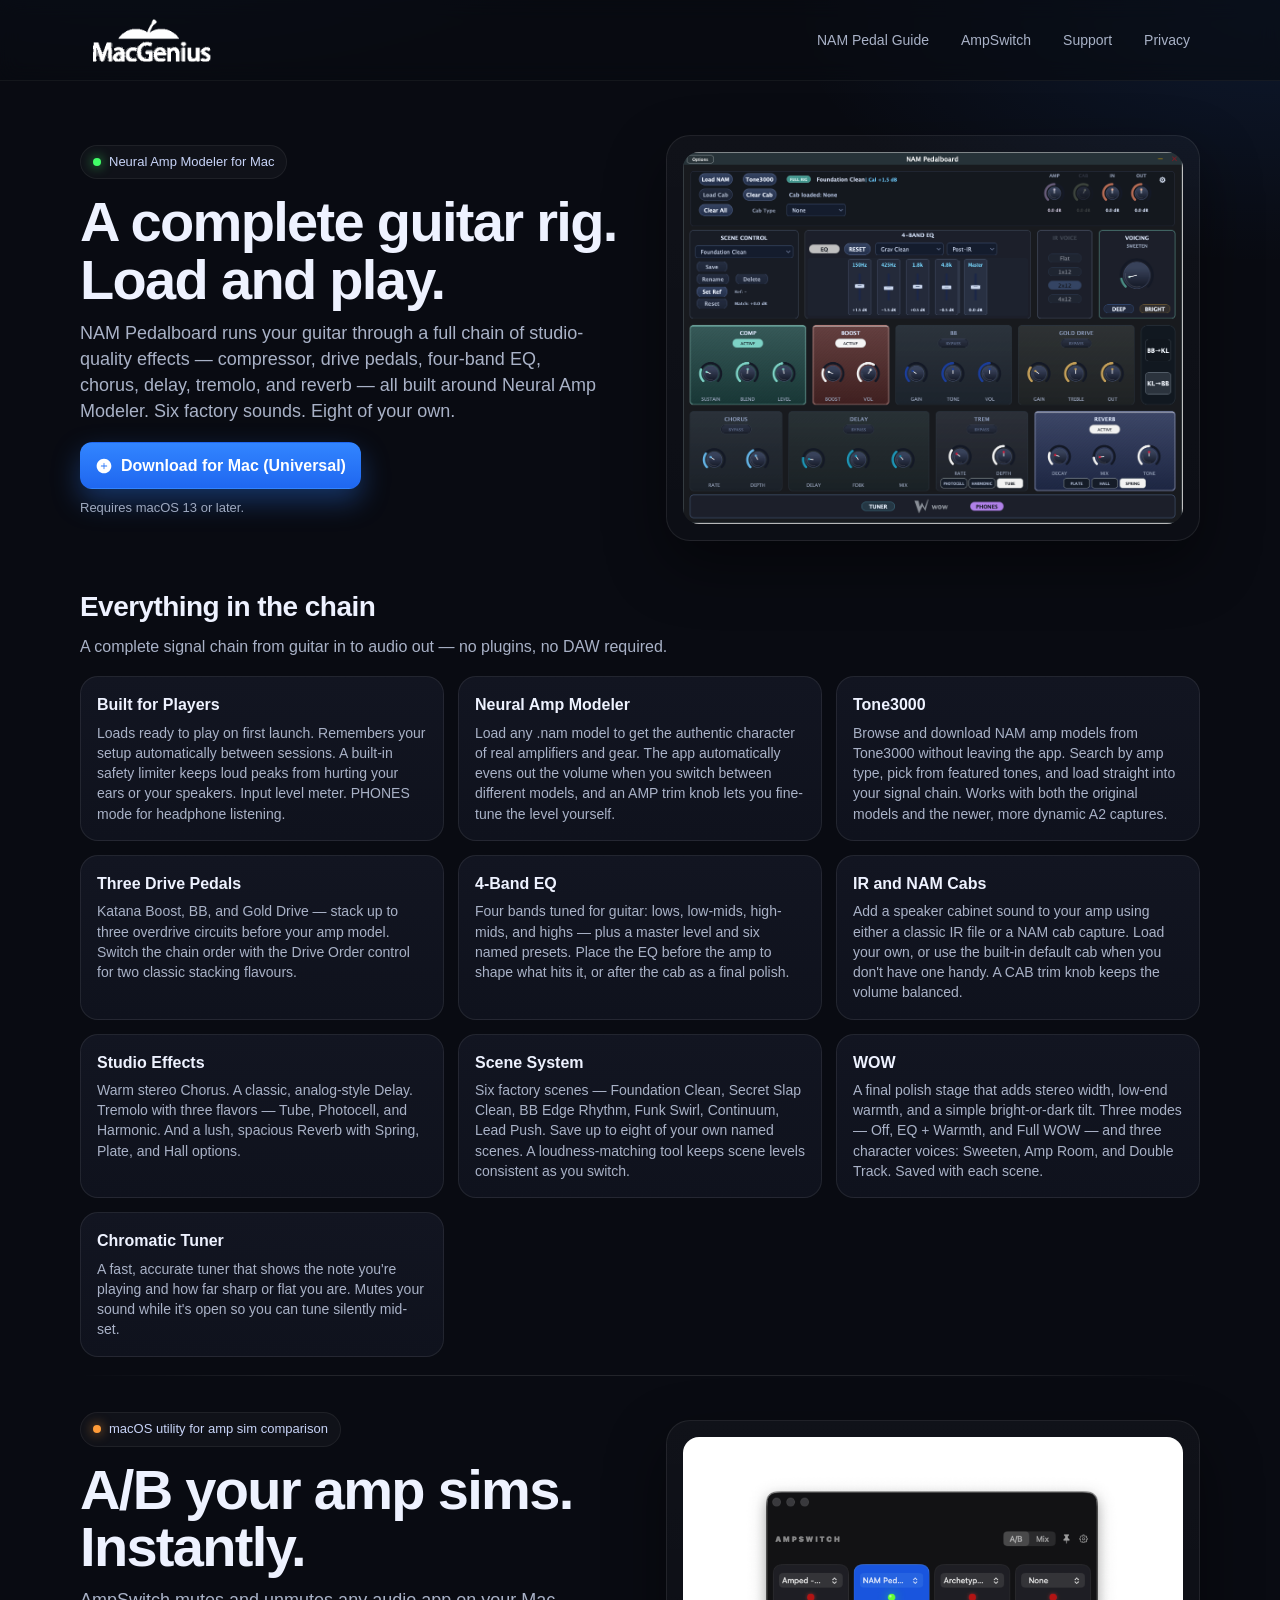
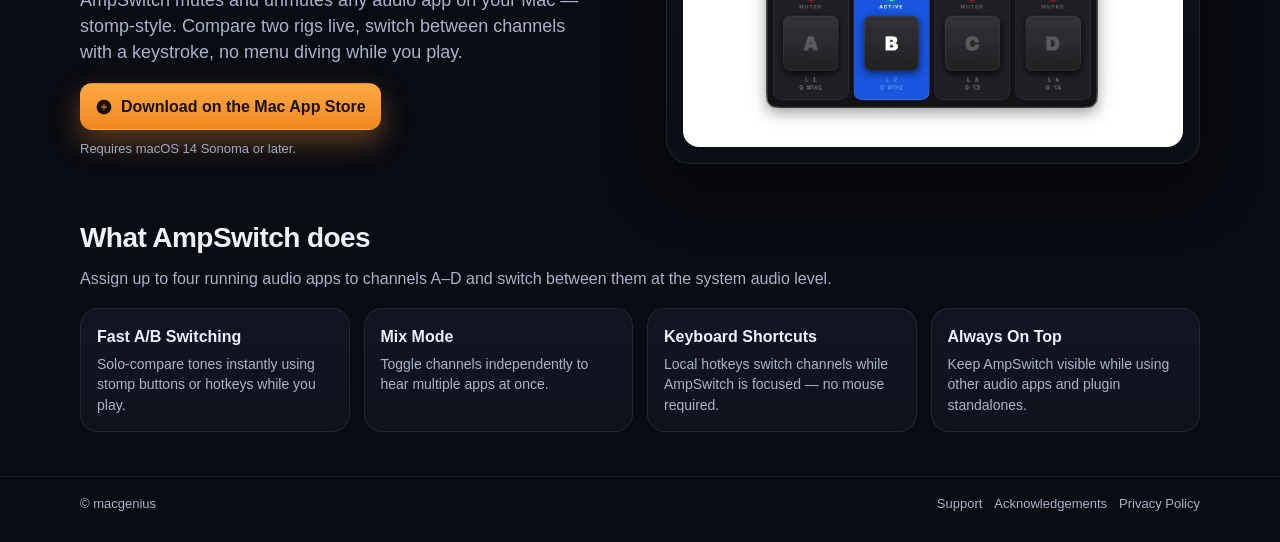
<file: index.html>
<!doctype html>
<html lang="en">
<head>
  <meta charset="utf-8">
  <meta name="viewport" content="width=device-width, initial-scale=1">
  <title>MacGenius — Guitar Apps for Mac</title>
  <meta name="description" content="NAM Pedalboard and AmpSwitch — guitar apps for Mac built around Neural Amp Modeler and stomp-style amp sim comparison.">
  <!-- Privacy-friendly analytics by Plausible -->
  <script async src="https://plausible.io/js/pa-KpSRXo4MO0kMaMToCJyOW.js"></script>
  <script>
    window.plausible=window.plausible||function(){(plausible.q=plausible.q||[]).push(arguments)},plausible.init=plausible.init||function(i){plausible.o=i||{}};
    plausible.init()
  </script>
  <link rel="stylesheet" href="styles.css">
  <link rel="icon" href="assets/favicon.ico" sizes="48x48 32x32 24x24 16x16" type="image/x-icon">
</head>
<body>
  <header class="site-header">
    <div class="wrap">
      <a class="brand" href="index.html" aria-label="macgenius home">
        <img class="brand-logo" src="assets/macgenius-logo-white.png" width="124" height="51" alt="MacGenius">
      </a>
      <nav class="nav">
        <a href="nam-pedal-guide.html">NAM Pedal Guide</a>
        <a href="#ampswitch">AmpSwitch</a>
        <a href="support.html">Support</a>
        <a href="privacy.html">Privacy</a>
      </nav>
    </div>
  </header>

  <main>

    <!-- ── NAM PEDALBOARD ───────────────────────────────────────── -->
    <section class="hero" id="nam-pedalboard">
      <div class="wrap hero-grid">
        <div>
          <div class="eyebrow"><span class="dot"></span> Neural Amp Modeler for Mac</div>
          <h1>A complete guitar rig. Load and play.</h1>
          <p class="lead">
            NAM Pedalboard runs your guitar through a full chain of studio-quality effects — compressor, drive pedals, four-band EQ, chorus, delay, tremolo, and reverb — all built around Neural Amp Modeler. Six factory sounds. Eight of your own.
          </p>
          <div class="hero-actions">
            <a class="btn btn-primary plausible-event-name=Download+NAM+Pedalboard" href="assets/NAM-Pedalboard-universal-macOS.dmg">
              <svg width="18" height="18" viewBox="0 0 22 22" fill="none" aria-hidden="true"><path d="M11 2C6.03 2 2 6.03 2 11s4.03 9 9 9 9-4.03 9-9-4.03-9-9-9zm3.5 9.5h-3v3a.5.5 0 01-1 0v-3h-3a.5.5 0 010-1h3v-3a.5.5 0 011 0v3h3a.5.5 0 010 1z" fill="currentColor"/></svg>
              Download for Mac (Universal)
            </a>
          </div>
          <p class="hero-note">Requires macOS 13 or later.</p>
        </div>
        <div class="shot-card">
          <img src="assets/nam-pedalboard-hero.png" alt="NAM Pedalboard interface showing compressor, drive pedals, EQ, and effects">
        </div>
      </div>
    </section>

    <section class="section" id="nam-features">
      <div class="wrap">
        <h2>Everything in the chain</h2>
        <p class="section-intro">
          A complete signal chain from guitar in to audio out — no plugins, no DAW required.
        </p>
        <div class="features">
          <article class="feature">
            <h3>Built for Players</h3>
            <p>Loads ready to play on first launch. Remembers your setup automatically between sessions. A built-in safety limiter keeps loud peaks from hurting your ears or your speakers. Input level meter. PHONES mode for headphone listening.</p>
          </article>
          <article class="feature">
            <h3>Neural Amp Modeler</h3>
            <p>Load any .nam model to get the authentic character of real amplifiers and gear. The app automatically evens out the volume when you switch between different models, and an AMP trim knob lets you fine-tune the level yourself.</p>
          </article>
          <article class="feature">
            <h3>Tone3000</h3>
            <p>Browse and download NAM amp models from Tone3000 without leaving the app. Search by amp type, pick from featured tones, and load straight into your signal chain. Works with both the original models and the newer, more dynamic A2 captures.</p>
          </article>
          <article class="feature">
            <h3>Three Drive Pedals</h3>
            <p>Katana Boost, BB, and Gold Drive — stack up to three overdrive circuits before your amp model. Switch the chain order with the Drive Order control for two classic stacking flavours.</p>
          </article>
          <article class="feature">
            <h3>4-Band EQ</h3>
            <p>Four bands tuned for guitar: lows, low-mids, high-mids, and highs — plus a master level and six named presets. Place the EQ before the amp to shape what hits it, or after the cab as a final polish.</p>
          </article>
          <article class="feature">
            <h3>IR and NAM Cabs</h3>
            <p>Add a speaker cabinet sound to your amp using either a classic IR file or a NAM cab capture. Load your own, or use the built-in default cab when you don't have one handy. A CAB trim knob keeps the volume balanced.</p>
          </article>
          <article class="feature">
            <h3>Studio Effects</h3>
            <p>Warm stereo Chorus. A classic, analog-style Delay. Tremolo with three flavors — Tube, Photocell, and Harmonic. And a lush, spacious Reverb with Spring, Plate, and Hall options.</p>
          </article>
          <article class="feature">
            <h3>Scene System</h3>
            <p>Six factory scenes — Foundation Clean, Secret Slap Clean, BB Edge Rhythm, Funk Swirl, Continuum, Lead Push. Save up to eight of your own named scenes. A loudness-matching tool keeps scene levels consistent as you switch.</p>
          </article>
          <article class="feature">
            <h3>WOW</h3>
            <p>A final polish stage that adds stereo width, low-end warmth, and a simple bright-or-dark tilt. Three modes — Off, EQ + Warmth, and Full WOW — and three character voices: Sweeten, Amp Room, and Double Track. Saved with each scene.</p>
          </article>
          <article class="feature">
            <h3>Chromatic Tuner</h3>
            <p>A fast, accurate tuner that shows the note you're playing and how far sharp or flat you are. Mutes your sound while it's open so you can tune silently mid-set.</p>
          </article>
        </div>
      </div>
    </section>

    <div class="product-divider" role="separator">
      <div class="wrap">
        <div class="product-divider-line"></div>
      </div>
    </div>

    <!-- ── AMPSWITCH ────────────────────────────────────────────── -->
    <section class="hero hero-secondary" id="ampswitch">
      <div class="wrap hero-grid">
        <div>
          <div class="eyebrow"><span class="dot dot-orange"></span> macOS utility for amp sim comparison</div>
          <h1>A/B your amp sims. Instantly.</h1>
          <p class="lead">
            AmpSwitch mutes and unmutes any audio app on your Mac — stomp-style. Compare two rigs live, switch between channels with a keystroke, no menu diving while you play.
          </p>
          <div class="hero-actions">
            <a class="btn btn-primary-orange" href="https://apps.apple.com/app/ampswitch/id6743379309">
              <svg width="18" height="18" viewBox="0 0 22 22" fill="none" aria-hidden="true"><path d="M11 2C6.03 2 2 6.03 2 11s4.03 9 9 9 9-4.03 9-9-4.03-9-9-9zm3.5 9.5h-3v3a.5.5 0 01-1 0v-3h-3a.5.5 0 010-1h3v-3a.5.5 0 011 0v3h3a.5.5 0 010 1z" fill="currentColor"/></svg>
              Download on the Mac App Store
            </a>
          </div>
          <p class="hero-note">Requires macOS 14 Sonoma or later.</p>
        </div>
        <div class="shot-card">
          <img src="assets/ampswitch-hero.png" alt="AmpSwitch interface showing four channels and A/B controls">
        </div>
      </div>
    </section>

    <section class="section">
      <div class="wrap">
        <h2>What AmpSwitch does</h2>
        <p class="section-intro">
          Assign up to four running audio apps to channels A–D and switch between them at the system audio level.
        </p>
        <div class="features features-4">
          <article class="feature">
            <h3>Fast A/B Switching</h3>
            <p>Solo-compare tones instantly using stomp buttons or hotkeys while you play.</p>
          </article>
          <article class="feature">
            <h3>Mix Mode</h3>
            <p>Toggle channels independently to hear multiple apps at once.</p>
          </article>
          <article class="feature">
            <h3>Keyboard Shortcuts</h3>
            <p>Local hotkeys switch channels while AmpSwitch is focused — no mouse required.</p>
          </article>
          <article class="feature">
            <h3>Always On Top</h3>
            <p>Keep AmpSwitch visible while using other audio apps and plugin standalones.</p>
          </article>
        </div>
      </div>
    </section>

  </main>

  <footer class="footer">
    <div class="wrap">
      <div>© macgenius</div>
      <div class="footer-links">
        <a href="support.html">Support</a>
        <a href="acknowledgements.html">Acknowledgements</a>
        <a href="privacy.html">Privacy Policy</a>
      </div>
    </div>
  </footer>
</body>
</html>
</file>
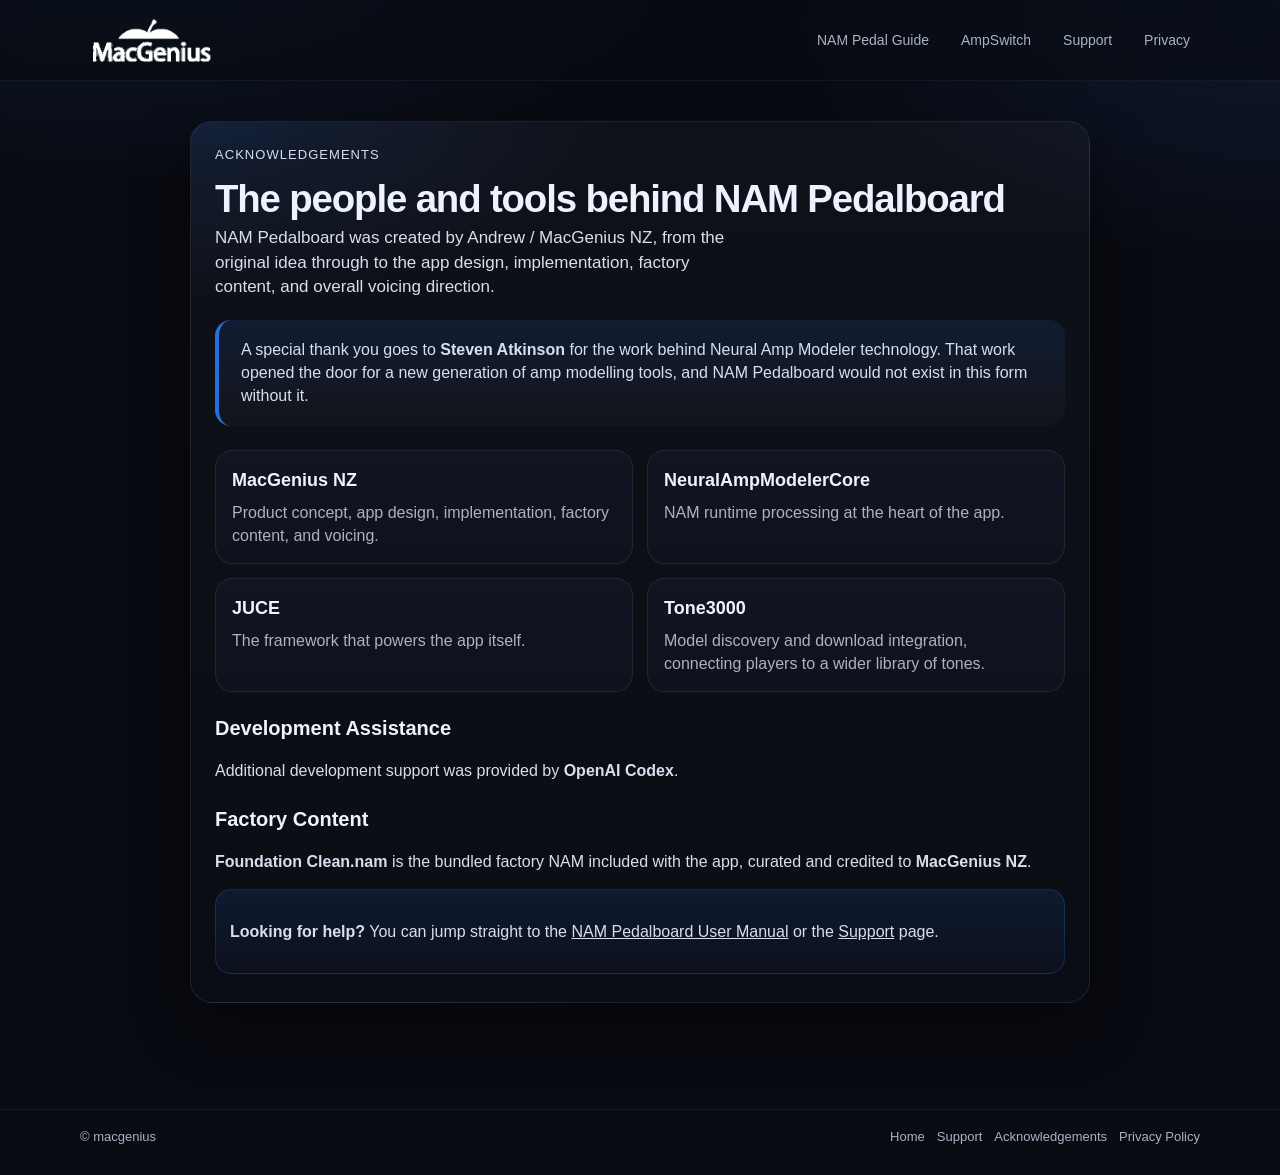
<file: acknowledgements.html>
<!doctype html>
<html lang="en">
<head>
  <meta charset="utf-8">
  <meta name="viewport" content="width=device-width, initial-scale=1">
  <title>Acknowledgements - macgenius</title>
  <meta name="description" content="Acknowledgements for NAM Pedalboard and the people and tools behind it.">
  <!-- Privacy-friendly analytics by Plausible -->
  <script async src="https://plausible.io/js/pa-KpSRXo4MO0kMaMToCJyOW.js"></script>
  <script>
    window.plausible=window.plausible||function(){(plausible.q=plausible.q||[]).push(arguments)},plausible.init=plausible.init||function(i){plausible.o=i||{}};
    plausible.init()
  </script>
  <link rel="stylesheet" href="styles.css">
  <link rel="icon" href="assets/favicon.ico" sizes="48x48 32x32 24x24 16x16" type="image/x-icon">
</head>
<body>
  <header class="site-header">
    <div class="wrap">
      <a class="brand" href="index.html" aria-label="macgenius home">
        <img class="brand-logo" src="assets/macgenius-logo-white.png" width="124" height="51" alt="MacGenius">
      </a>
      <nav class="nav">
        <a href="nam-pedal-guide.html">NAM Pedal Guide</a>
        <a href="index.html#ampswitch">AmpSwitch</a>
        <a href="support.html">Support</a>
        <a href="privacy.html">Privacy</a>
      </nav>
    </div>
  </header>

  <main class="page">
    <article class="doc acknowledgements-doc">
      <div class="ack-hero">
        <p class="ack-kicker">Acknowledgements</p>
        <h1>The people and tools behind NAM Pedalboard</h1>
        <p class="ack-lead">
          NAM Pedalboard was created by Andrew / MacGenius NZ, from the original idea through to the app design, implementation, factory content, and overall voicing direction.
        </p>
      </div>

      <div class="ack-quote">
        <p>
          A special thank you goes to <strong>Steven Atkinson</strong> for the work behind Neural Amp Modeler technology. That work opened the door for a new generation of amp modelling tools, and NAM Pedalboard would not exist in this form without it.
        </p>
      </div>

      <div class="ack-grid">
        <section class="ack-card">
          <h2>MacGenius NZ</h2>
          <p>Product concept, app design, implementation, factory content, and voicing.</p>
        </section>

        <section class="ack-card">
          <h2>NeuralAmpModelerCore</h2>
          <p>NAM runtime processing at the heart of the app.</p>
        </section>

        <section class="ack-card">
          <h2>JUCE</h2>
          <p>The framework that powers the app itself.</p>
        </section>

        <section class="ack-card">
          <h2>Tone3000</h2>
          <p>Model discovery and download integration, connecting players to a wider library of tones.</p>
        </section>
      </div>

      <h2>Development Assistance</h2>
      <p>Additional development support was provided by <strong>OpenAI Codex</strong>.</p>

      <h2>Factory Content</h2>
      <p><strong>Foundation Clean.nam</strong> is the bundled factory NAM included with the app, curated and credited to <strong>MacGenius NZ</strong>.</p>

      <div class="support-box">
        <p><strong>Looking for help?</strong> You can jump straight to the <a href="nam-pedal-guide.html">NAM Pedalboard User Manual</a> or the <a href="support.html">Support</a> page.</p>
      </div>
    </article>
  </main>

  <footer class="footer">
    <div class="wrap">
      <div>&copy; macgenius</div>
      <div class="footer-links">
        <a href="index.html">Home</a>
        <a href="support.html">Support</a>
        <a href="acknowledgements.html">Acknowledgements</a>
        <a href="privacy.html">Privacy Policy</a>
      </div>
    </div>
  </footer>
</body>
</html>
</file>
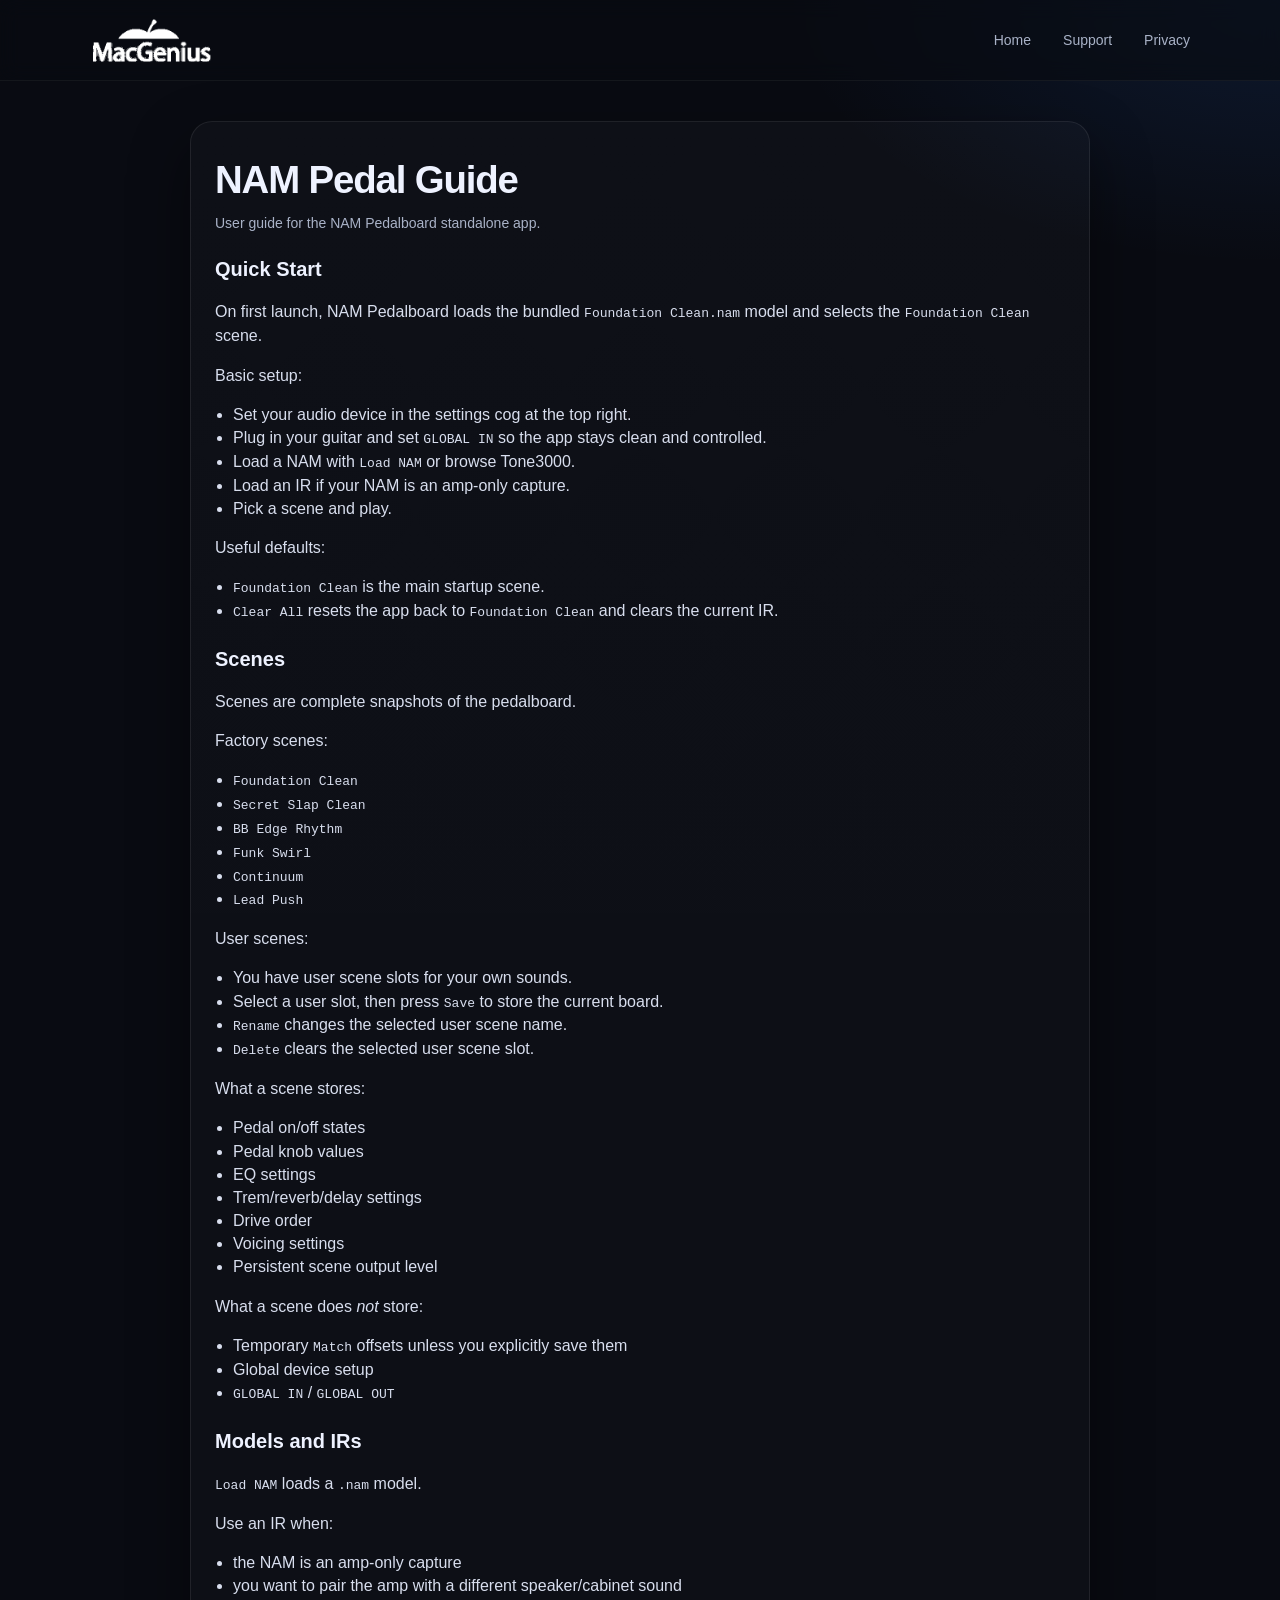
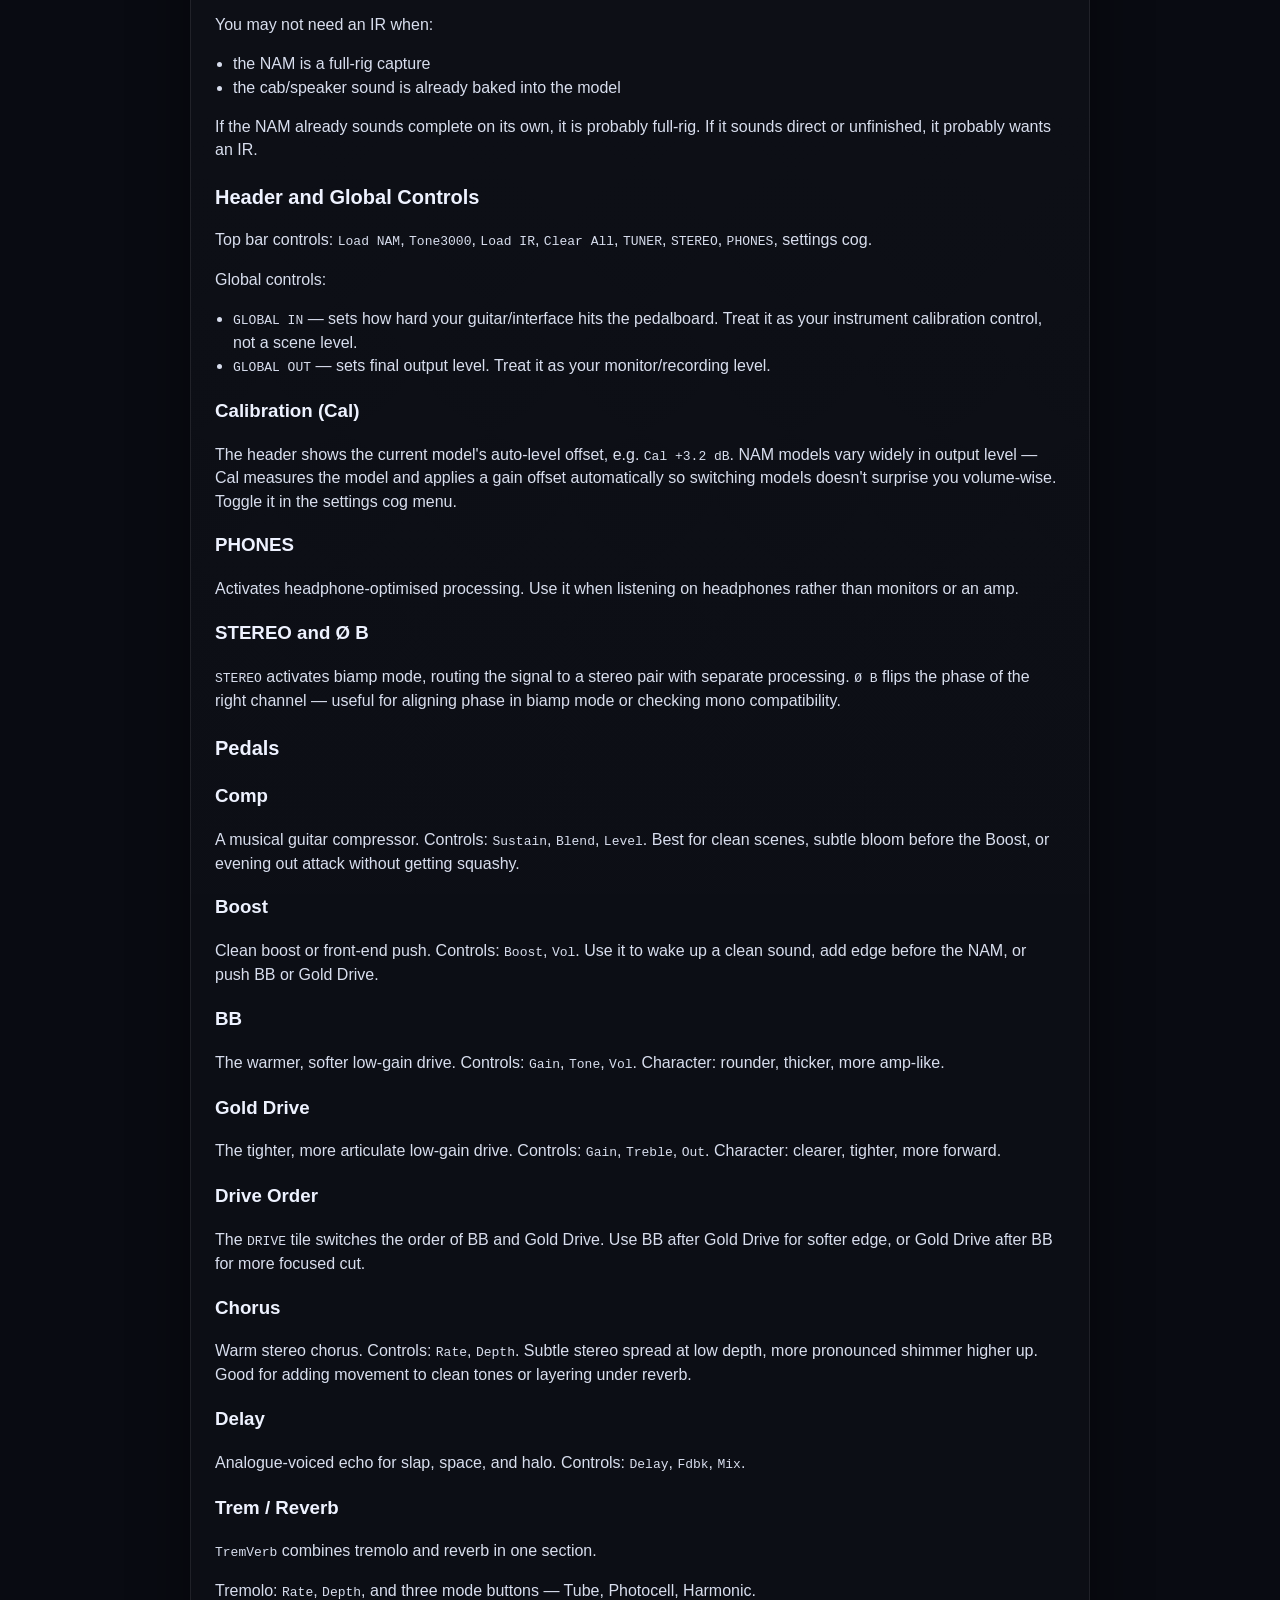
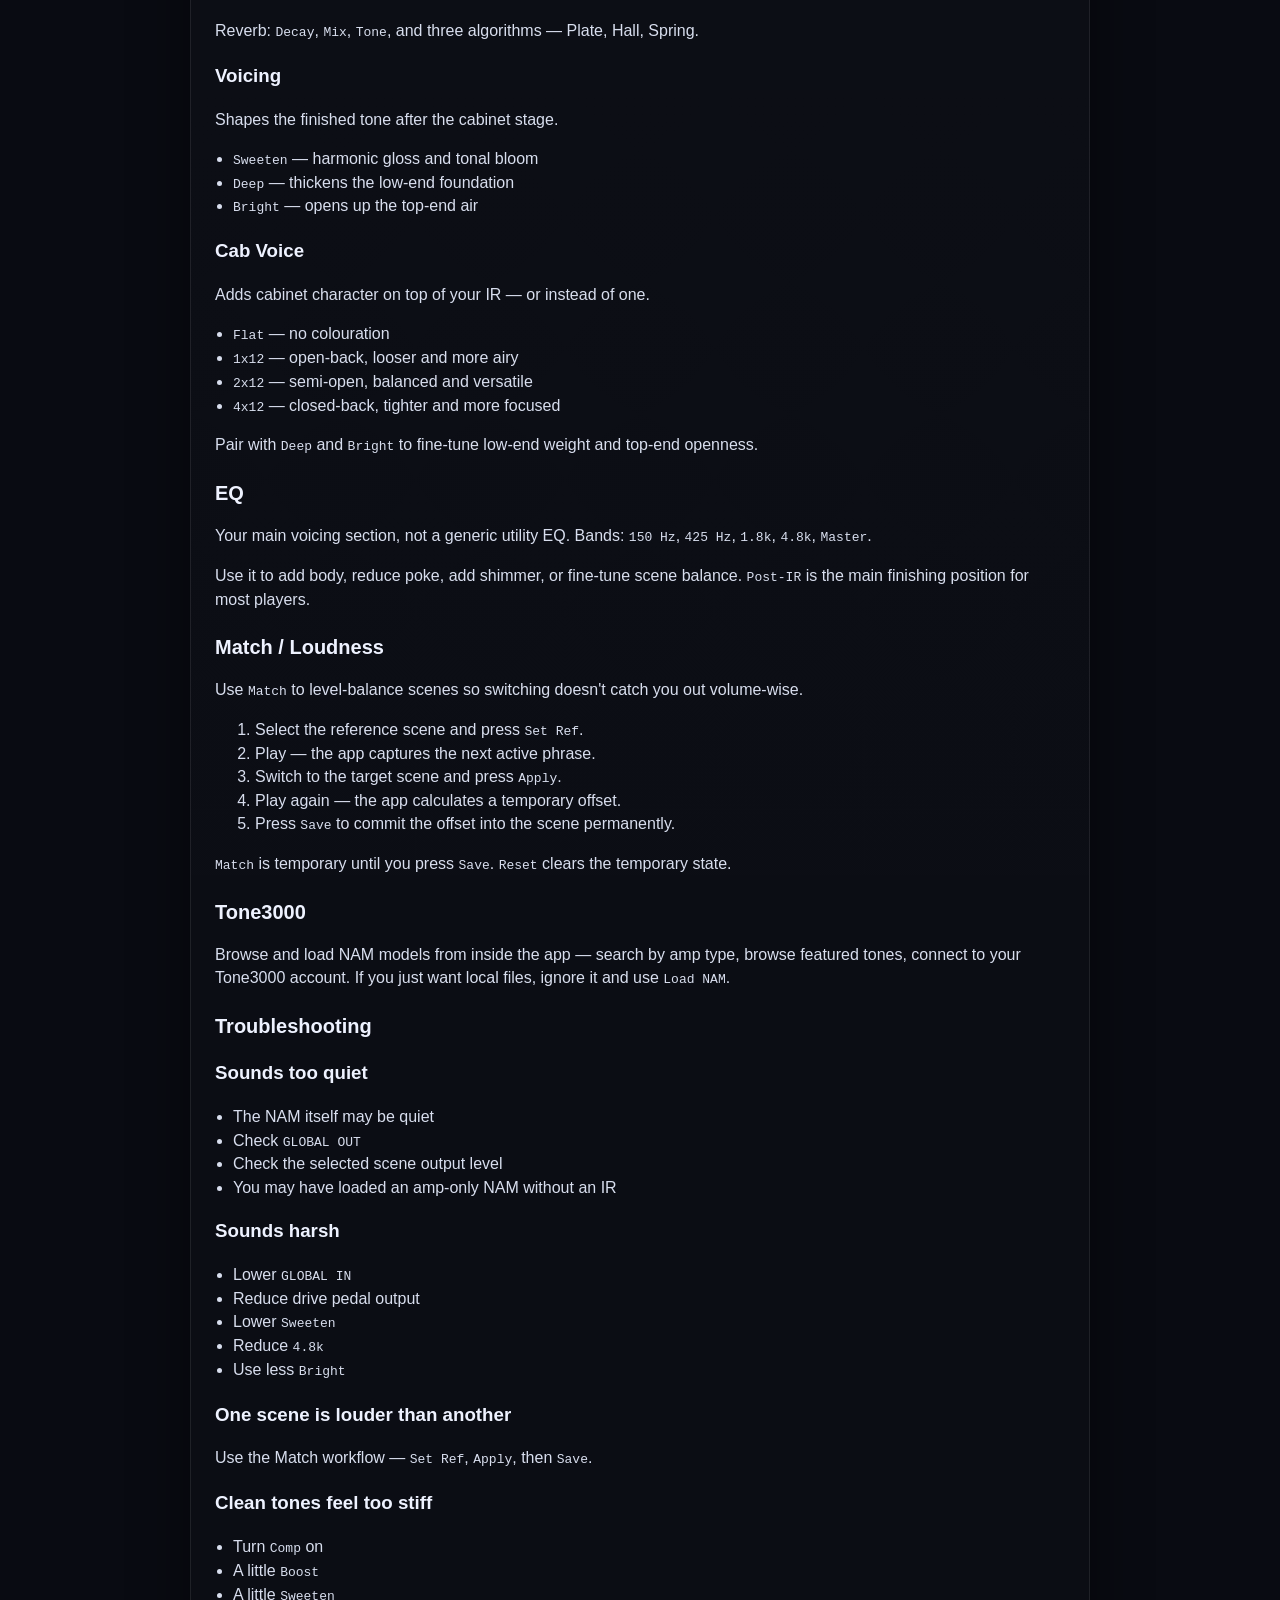
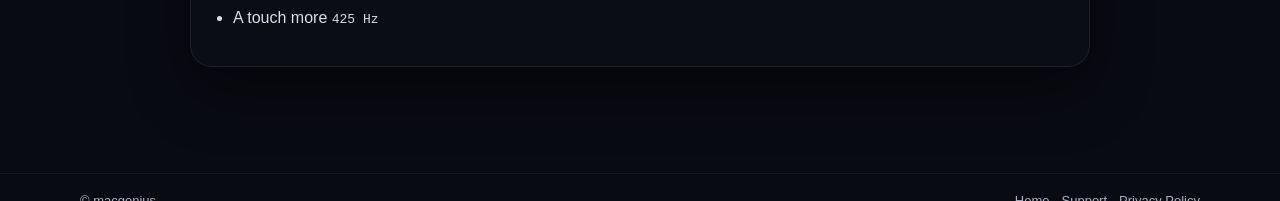
<file: nam-pedal-guide.backup-2026-04-06.html>
<!doctype html>
<html lang="en">
<head>
  <meta charset="utf-8">
  <meta name="viewport" content="width=device-width, initial-scale=1">
  <title>NAM Pedal Guide — macgenius</title>
  <meta name="description" content="User guide for NAM Pedalboard — scenes, pedals, EQ, effects, and troubleshooting.">
  <link rel="stylesheet" href="styles.css">
  <link rel="icon" href="assets/favicon.ico" sizes="48x48 32x32 24x24 16x16" type="image/x-icon">
</head>
<body>
  <header class="site-header">
    <div class="wrap">
      <a class="brand" href="index.html" aria-label="macgenius home">
        <img class="brand-logo" src="assets/macgenius-logo-white.png" width="124" height="51" alt="MacGenius">
      </a>
      <nav class="nav">
        <a href="index.html">Home</a>
        <a href="support.html">Support</a>
        <a href="privacy.html">Privacy</a>
      </nav>
    </div>
  </header>

  <main class="page">
    <article class="doc">
      <h1>NAM Pedal Guide</h1>
      <p class="muted">User guide for the NAM Pedalboard standalone app.</p>

      <h2>Quick Start</h2>
      <p>On first launch, NAM Pedalboard loads the bundled <code>Foundation Clean.nam</code> model and selects the <code>Foundation Clean</code> scene.</p>
      <p>Basic setup:</p>
      <ul>
        <li>Set your audio device in the settings cog at the top right.</li>
        <li>Plug in your guitar and set <code>GLOBAL IN</code> so the app stays clean and controlled.</li>
        <li>Load a NAM with <code>Load NAM</code> or browse Tone3000.</li>
        <li>Load an IR if your NAM is an amp-only capture.</li>
        <li>Pick a scene and play.</li>
      </ul>
      <p>Useful defaults:</p>
      <ul>
        <li><code>Foundation Clean</code> is the main startup scene.</li>
        <li><code>Clear All</code> resets the app back to <code>Foundation Clean</code> and clears the current IR.</li>
      </ul>

      <h2>Scenes</h2>
      <p>Scenes are complete snapshots of the pedalboard.</p>
      <p>Factory scenes:</p>
      <ul>
        <li><code>Foundation Clean</code></li>
        <li><code>Secret Slap Clean</code></li>
        <li><code>BB Edge Rhythm</code></li>
        <li><code>Funk Swirl</code></li>
        <li><code>Continuum</code></li>
        <li><code>Lead Push</code></li>
      </ul>
      <p>User scenes:</p>
      <ul>
        <li>You have user scene slots for your own sounds.</li>
        <li>Select a user slot, then press <code>Save</code> to store the current board.</li>
        <li><code>Rename</code> changes the selected user scene name.</li>
        <li><code>Delete</code> clears the selected user scene slot.</li>
      </ul>
      <p>What a scene stores:</p>
      <ul>
        <li>Pedal on/off states</li>
        <li>Pedal knob values</li>
        <li>EQ settings</li>
        <li>Trem/reverb/delay settings</li>
        <li>Drive order</li>
        <li>Voicing settings</li>
        <li>Persistent scene output level</li>
      </ul>
      <p>What a scene does <em>not</em> store:</p>
      <ul>
        <li>Temporary <code>Match</code> offsets unless you explicitly save them</li>
        <li>Global device setup</li>
        <li><code>GLOBAL IN</code> / <code>GLOBAL OUT</code></li>
      </ul>

      <h2>Models and IRs</h2>
      <p><code>Load NAM</code> loads a <code>.nam</code> model.</p>
      <p>Use an IR when:</p>
      <ul>
        <li>the NAM is an amp-only capture</li>
        <li>you want to pair the amp with a different speaker/cabinet sound</li>
      </ul>
      <p>You may not need an IR when:</p>
      <ul>
        <li>the NAM is a full-rig capture</li>
        <li>the cab/speaker sound is already baked into the model</li>
      </ul>
      <p>If the NAM already sounds complete on its own, it is probably full-rig. If it sounds direct or unfinished, it probably wants an IR.</p>

      <h2>Header and Global Controls</h2>
      <p>Top bar controls: <code>Load NAM</code>, <code>Tone3000</code>, <code>Load IR</code>, <code>Clear All</code>, <code>TUNER</code>, <code>STEREO</code>, <code>PHONES</code>, settings cog.</p>
      <p>Global controls:</p>
      <ul>
        <li><code>GLOBAL IN</code> — sets how hard your guitar/interface hits the pedalboard. Treat it as your instrument calibration control, not a scene level.</li>
        <li><code>GLOBAL OUT</code> — sets final output level. Treat it as your monitor/recording level.</li>
      </ul>

      <h3>Calibration (Cal)</h3>
      <p>The header shows the current model's auto-level offset, e.g. <code>Cal +3.2 dB</code>. NAM models vary widely in output level — Cal measures the model and applies a gain offset automatically so switching models doesn't surprise you volume-wise. Toggle it in the settings cog menu.</p>

      <h3>PHONES</h3>
      <p>Activates headphone-optimised processing. Use it when listening on headphones rather than monitors or an amp.</p>

      <h3>STEREO and Ø B</h3>
      <p><code>STEREO</code> activates biamp mode, routing the signal to a stereo pair with separate processing. <code>Ø B</code> flips the phase of the right channel — useful for aligning phase in biamp mode or checking mono compatibility.</p>

      <h2>Pedals</h2>

      <h3>Comp</h3>
      <p>A musical guitar compressor. Controls: <code>Sustain</code>, <code>Blend</code>, <code>Level</code>. Best for clean scenes, subtle bloom before the Boost, or evening out attack without getting squashy.</p>

      <h3>Boost</h3>
      <p>Clean boost or front-end push. Controls: <code>Boost</code>, <code>Vol</code>. Use it to wake up a clean sound, add edge before the NAM, or push BB or Gold Drive.</p>

      <h3>BB</h3>
      <p>The warmer, softer low-gain drive. Controls: <code>Gain</code>, <code>Tone</code>, <code>Vol</code>. Character: rounder, thicker, more amp-like.</p>

      <h3>Gold Drive</h3>
      <p>The tighter, more articulate low-gain drive. Controls: <code>Gain</code>, <code>Treble</code>, <code>Out</code>. Character: clearer, tighter, more forward.</p>

      <h3>Drive Order</h3>
      <p>The <code>DRIVE</code> tile switches the order of BB and Gold Drive. Use BB after Gold Drive for softer edge, or Gold Drive after BB for more focused cut.</p>

      <h3>Chorus</h3>
      <p>Warm stereo chorus. Controls: <code>Rate</code>, <code>Depth</code>. Subtle stereo spread at low depth, more pronounced shimmer higher up. Good for adding movement to clean tones or layering under reverb.</p>

      <h3>Delay</h3>
      <p>Analogue-voiced echo for slap, space, and halo. Controls: <code>Delay</code>, <code>Fdbk</code>, <code>Mix</code>.</p>

      <h3>Trem / Reverb</h3>
      <p><code>TremVerb</code> combines tremolo and reverb in one section.</p>
      <p>Tremolo: <code>Rate</code>, <code>Depth</code>, and three mode buttons — Tube, Photocell, Harmonic.</p>
      <p>Reverb: <code>Decay</code>, <code>Mix</code>, <code>Tone</code>, and three algorithms — Plate, Hall, Spring.</p>

      <h3>Voicing</h3>
      <p>Shapes the finished tone after the cabinet stage.</p>
      <ul>
        <li><code>Sweeten</code> — harmonic gloss and tonal bloom</li>
        <li><code>Deep</code> — thickens the low-end foundation</li>
        <li><code>Bright</code> — opens up the top-end air</li>
      </ul>

      <h3>Cab Voice</h3>
      <p>Adds cabinet character on top of your IR — or instead of one.</p>
      <ul>
        <li><code>Flat</code> — no colouration</li>
        <li><code>1x12</code> — open-back, looser and more airy</li>
        <li><code>2x12</code> — semi-open, balanced and versatile</li>
        <li><code>4x12</code> — closed-back, tighter and more focused</li>
      </ul>
      <p>Pair with <code>Deep</code> and <code>Bright</code> to fine-tune low-end weight and top-end openness.</p>

      <h2>EQ</h2>
      <p>Your main voicing section, not a generic utility EQ. Bands: <code>150 Hz</code>, <code>425 Hz</code>, <code>1.8k</code>, <code>4.8k</code>, <code>Master</code>.</p>
      <p>Use it to add body, reduce poke, add shimmer, or fine-tune scene balance. <code>Post-IR</code> is the main finishing position for most players.</p>

      <h2>Match / Loudness</h2>
      <p>Use <code>Match</code> to level-balance scenes so switching doesn't catch you out volume-wise.</p>
      <ol>
        <li>Select the reference scene and press <code>Set Ref</code>.</li>
        <li>Play — the app captures the next active phrase.</li>
        <li>Switch to the target scene and press <code>Apply</code>.</li>
        <li>Play again — the app calculates a temporary offset.</li>
        <li>Press <code>Save</code> to commit the offset into the scene permanently.</li>
      </ol>
      <p><code>Match</code> is temporary until you press <code>Save</code>. <code>Reset</code> clears the temporary state.</p>

      <h2>Tone3000</h2>
      <p>Browse and load NAM models from inside the app — search by amp type, browse featured tones, connect to your Tone3000 account. If you just want local files, ignore it and use <code>Load NAM</code>.</p>

      <h2>Troubleshooting</h2>

      <h3>Sounds too quiet</h3>
      <ul>
        <li>The NAM itself may be quiet</li>
        <li>Check <code>GLOBAL OUT</code></li>
        <li>Check the selected scene output level</li>
        <li>You may have loaded an amp-only NAM without an IR</li>
      </ul>

      <h3>Sounds harsh</h3>
      <ul>
        <li>Lower <code>GLOBAL IN</code></li>
        <li>Reduce drive pedal output</li>
        <li>Lower <code>Sweeten</code></li>
        <li>Reduce <code>4.8k</code></li>
        <li>Use less <code>Bright</code></li>
      </ul>

      <h3>One scene is louder than another</h3>
      <p>Use the Match workflow — <code>Set Ref</code>, <code>Apply</code>, then <code>Save</code>.</p>

      <h3>Clean tones feel too stiff</h3>
      <ul>
        <li>Turn <code>Comp</code> on</li>
        <li>A little <code>Boost</code></li>
        <li>A little <code>Sweeten</code></li>
        <li>A touch more <code>425 Hz</code></li>
      </ul>
    </article>
  </main>

  <footer class="footer">
    <div class="wrap">
      <div>© macgenius</div>
      <div class="footer-links">
        <a href="index.html">Home</a>
        <a href="support.html">Support</a>
        <a href="privacy.html">Privacy Policy</a>
      </div>
    </div>
  </footer>
</body>
</html>
</file>
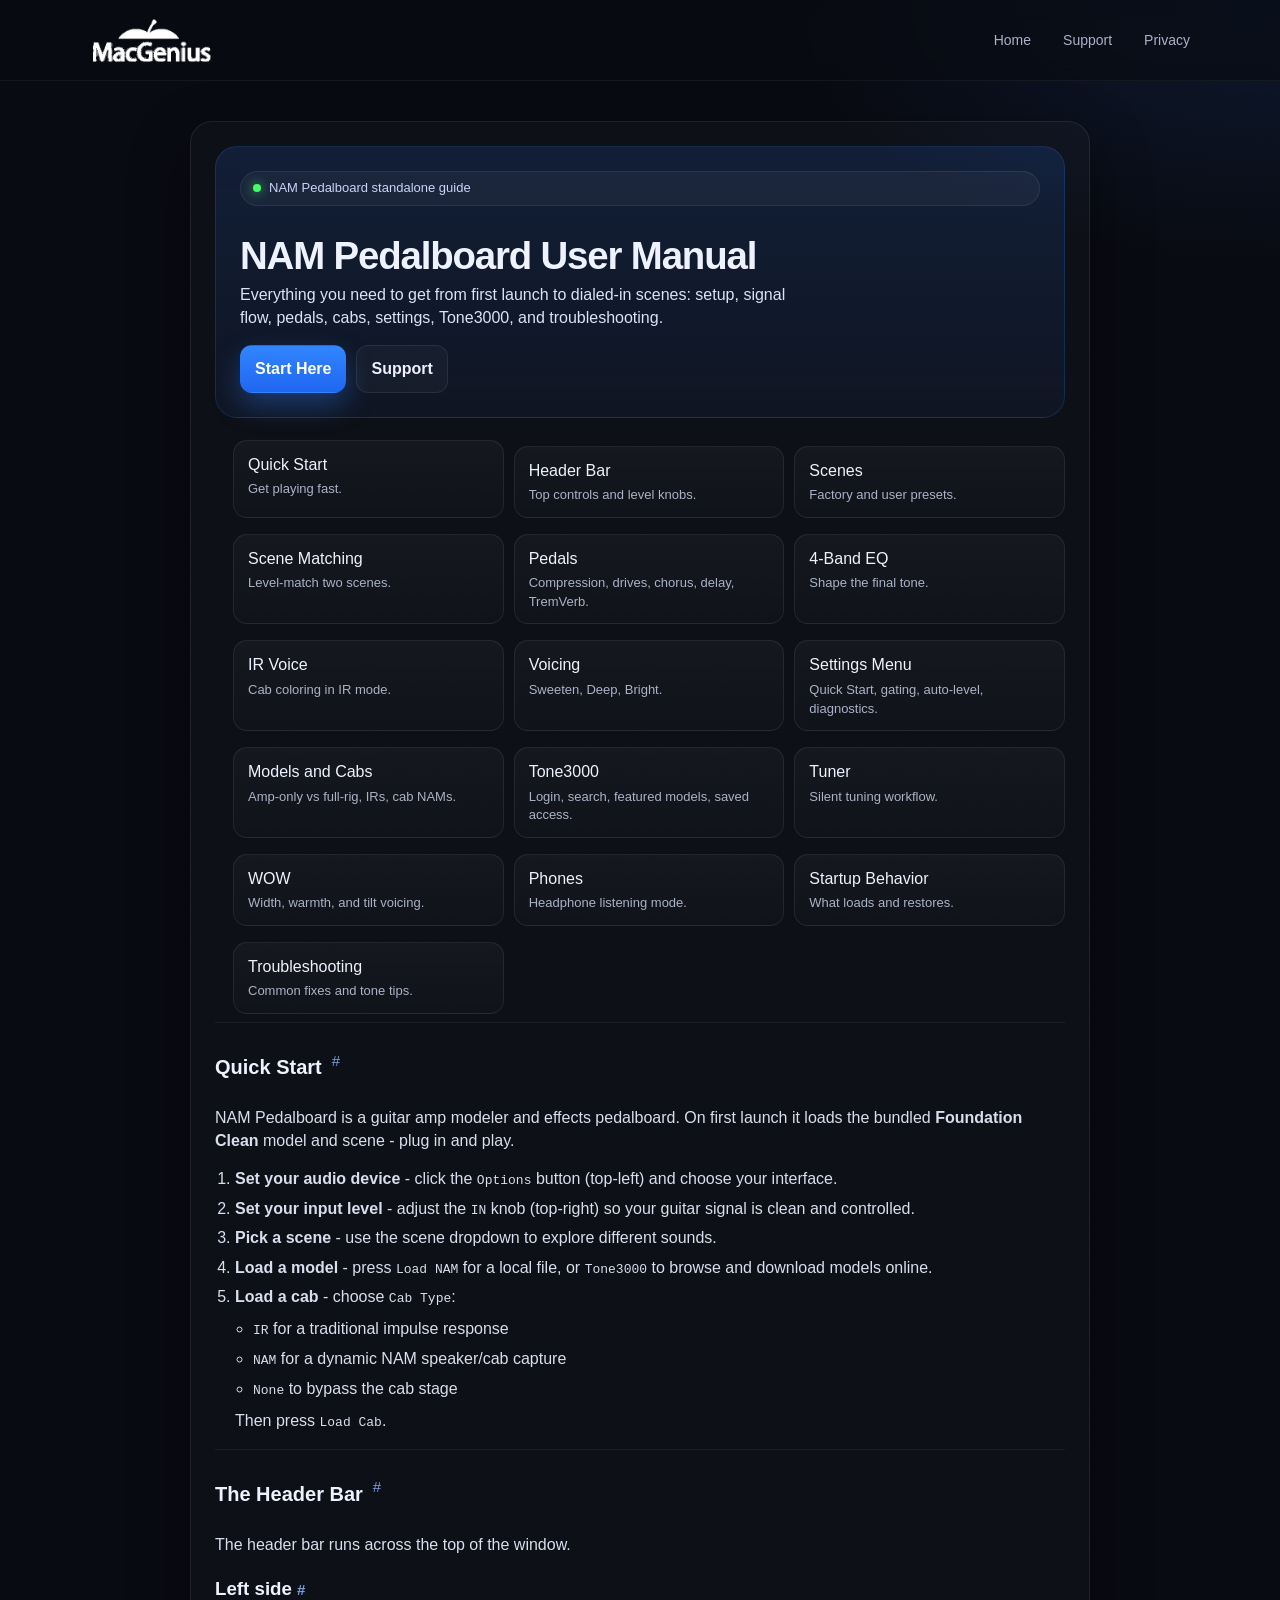
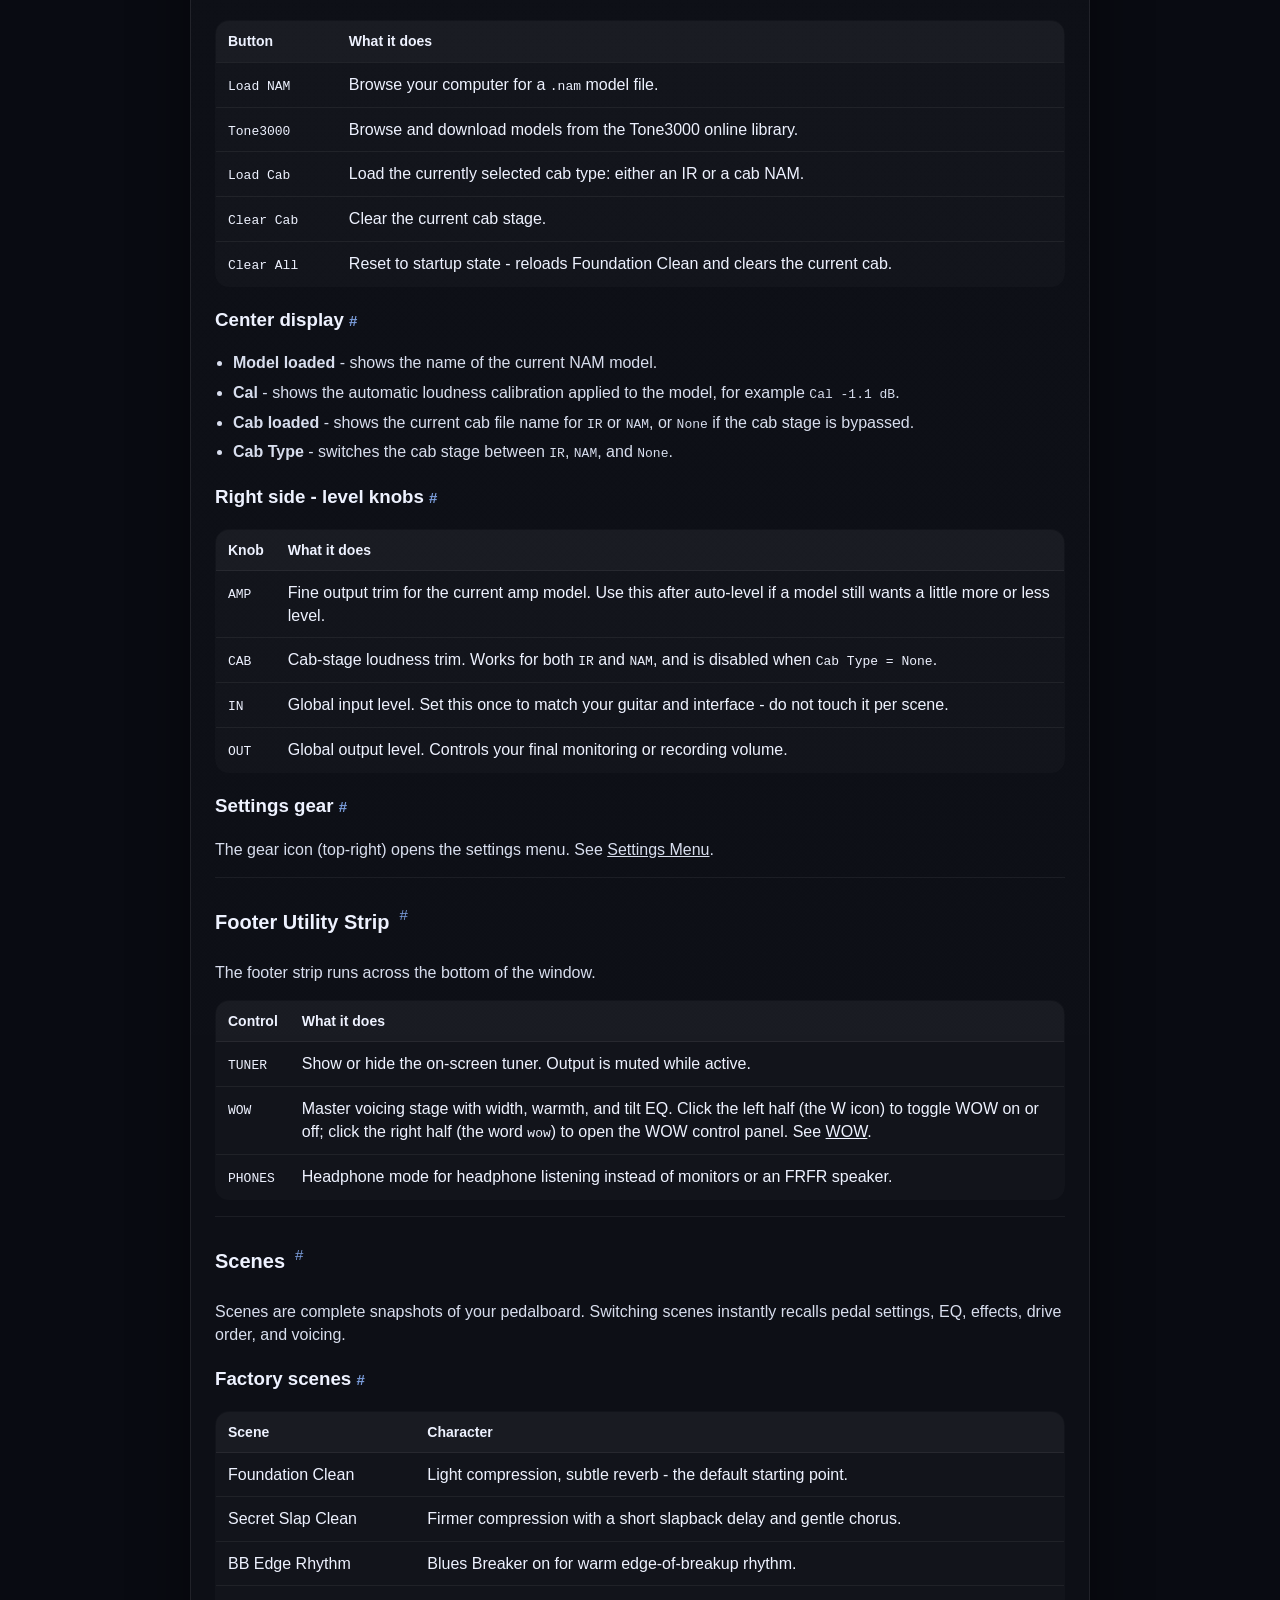
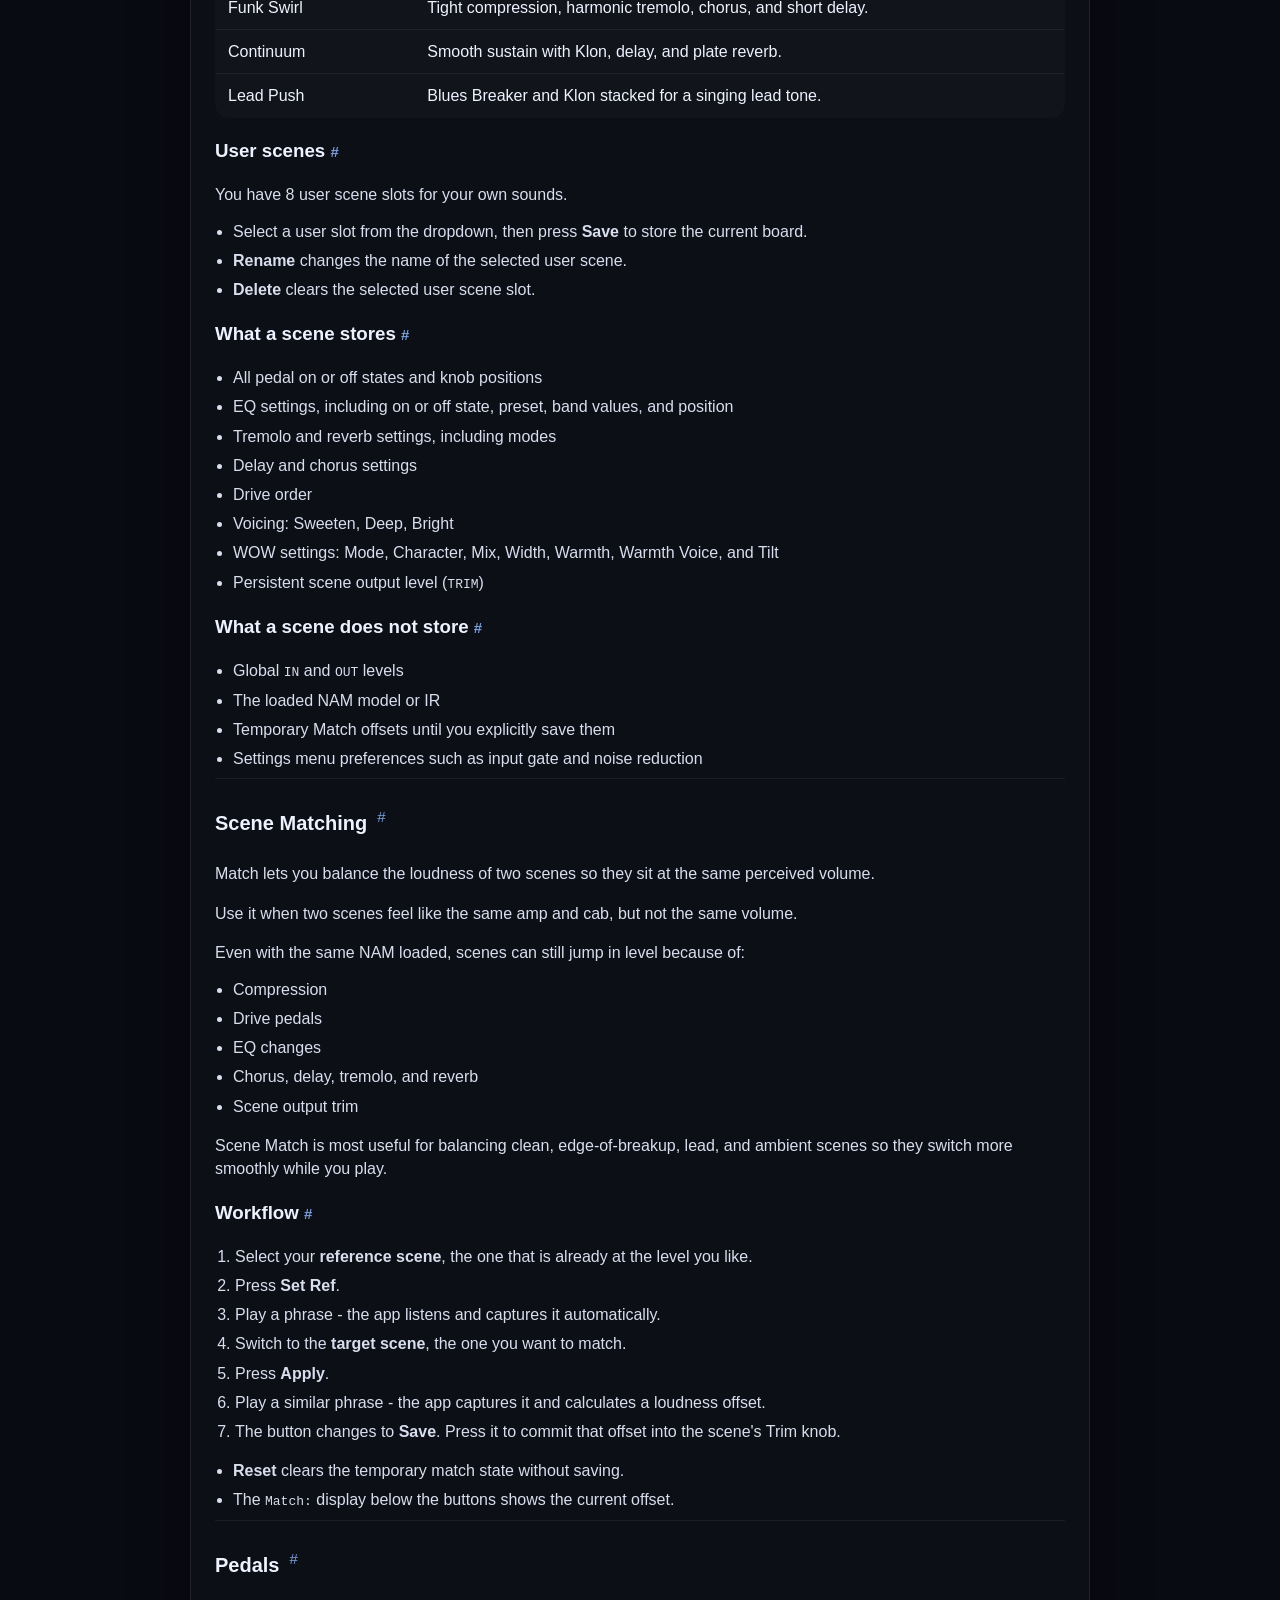
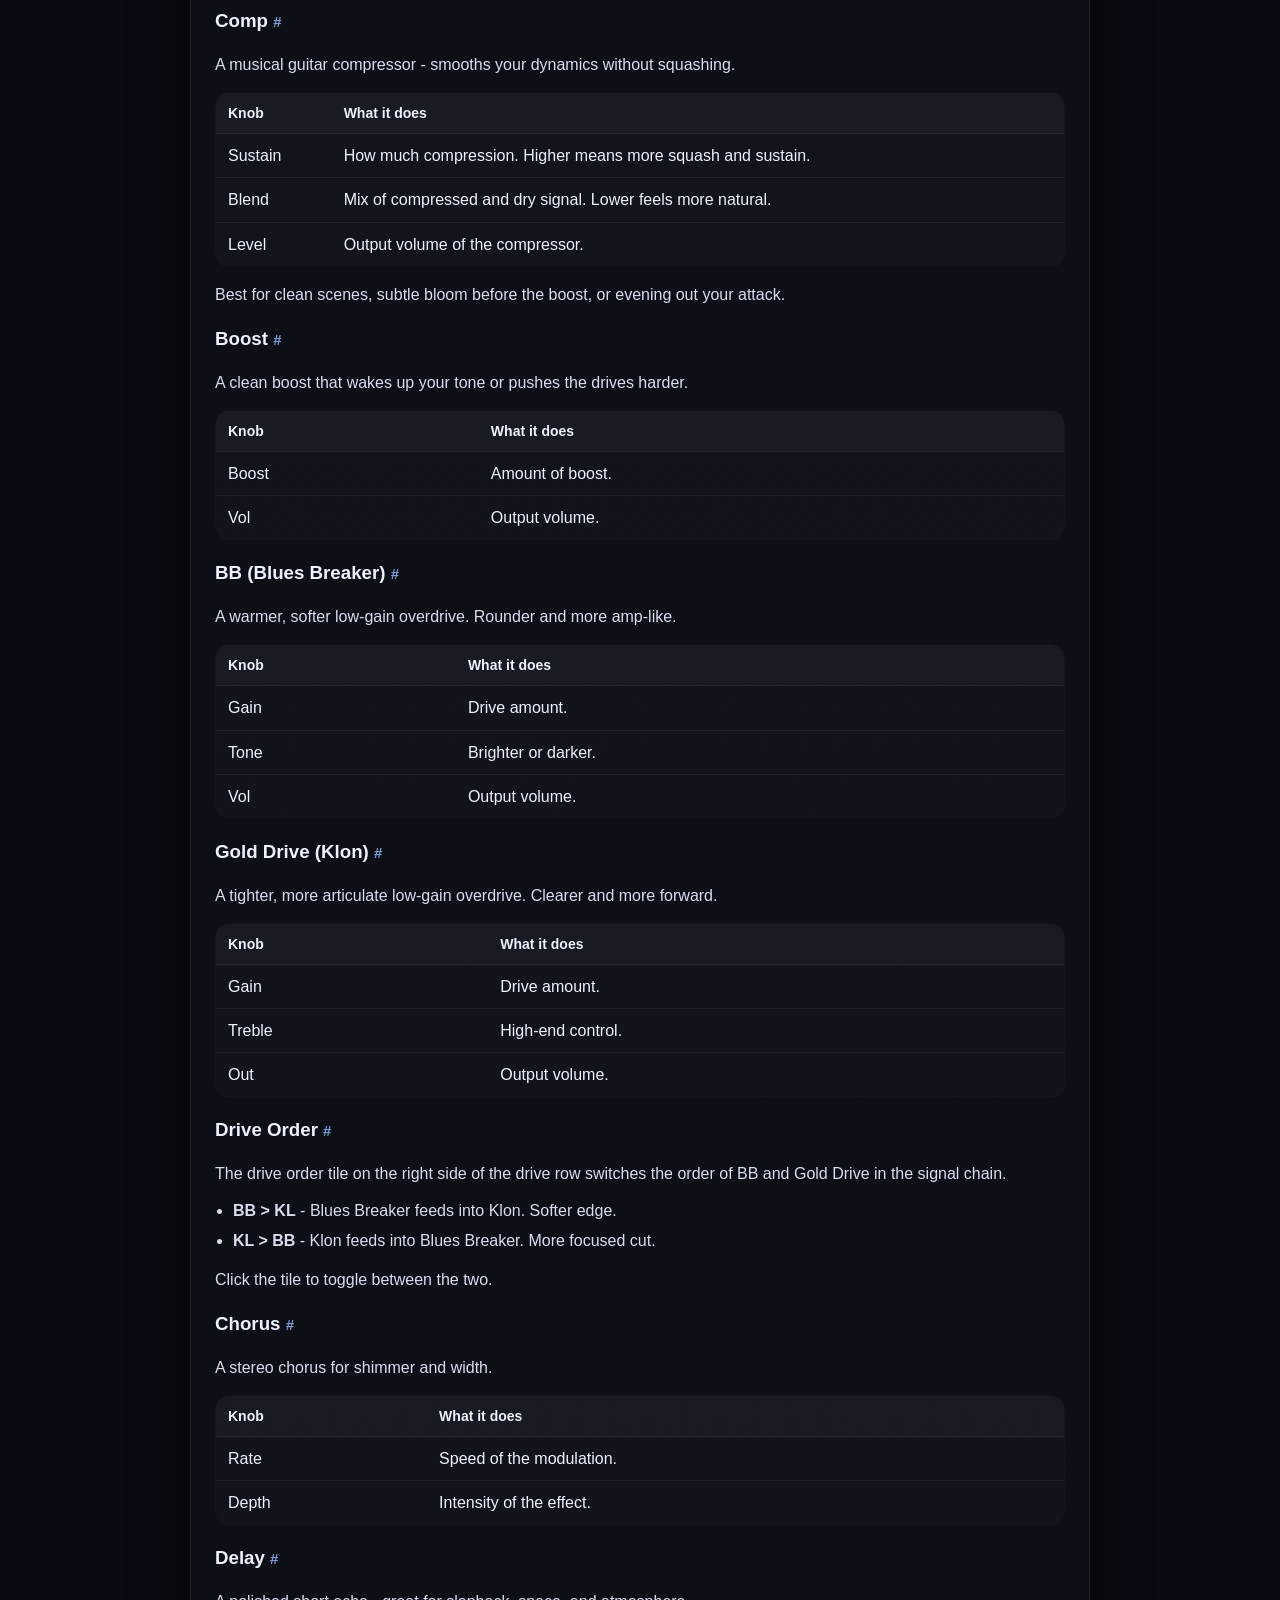
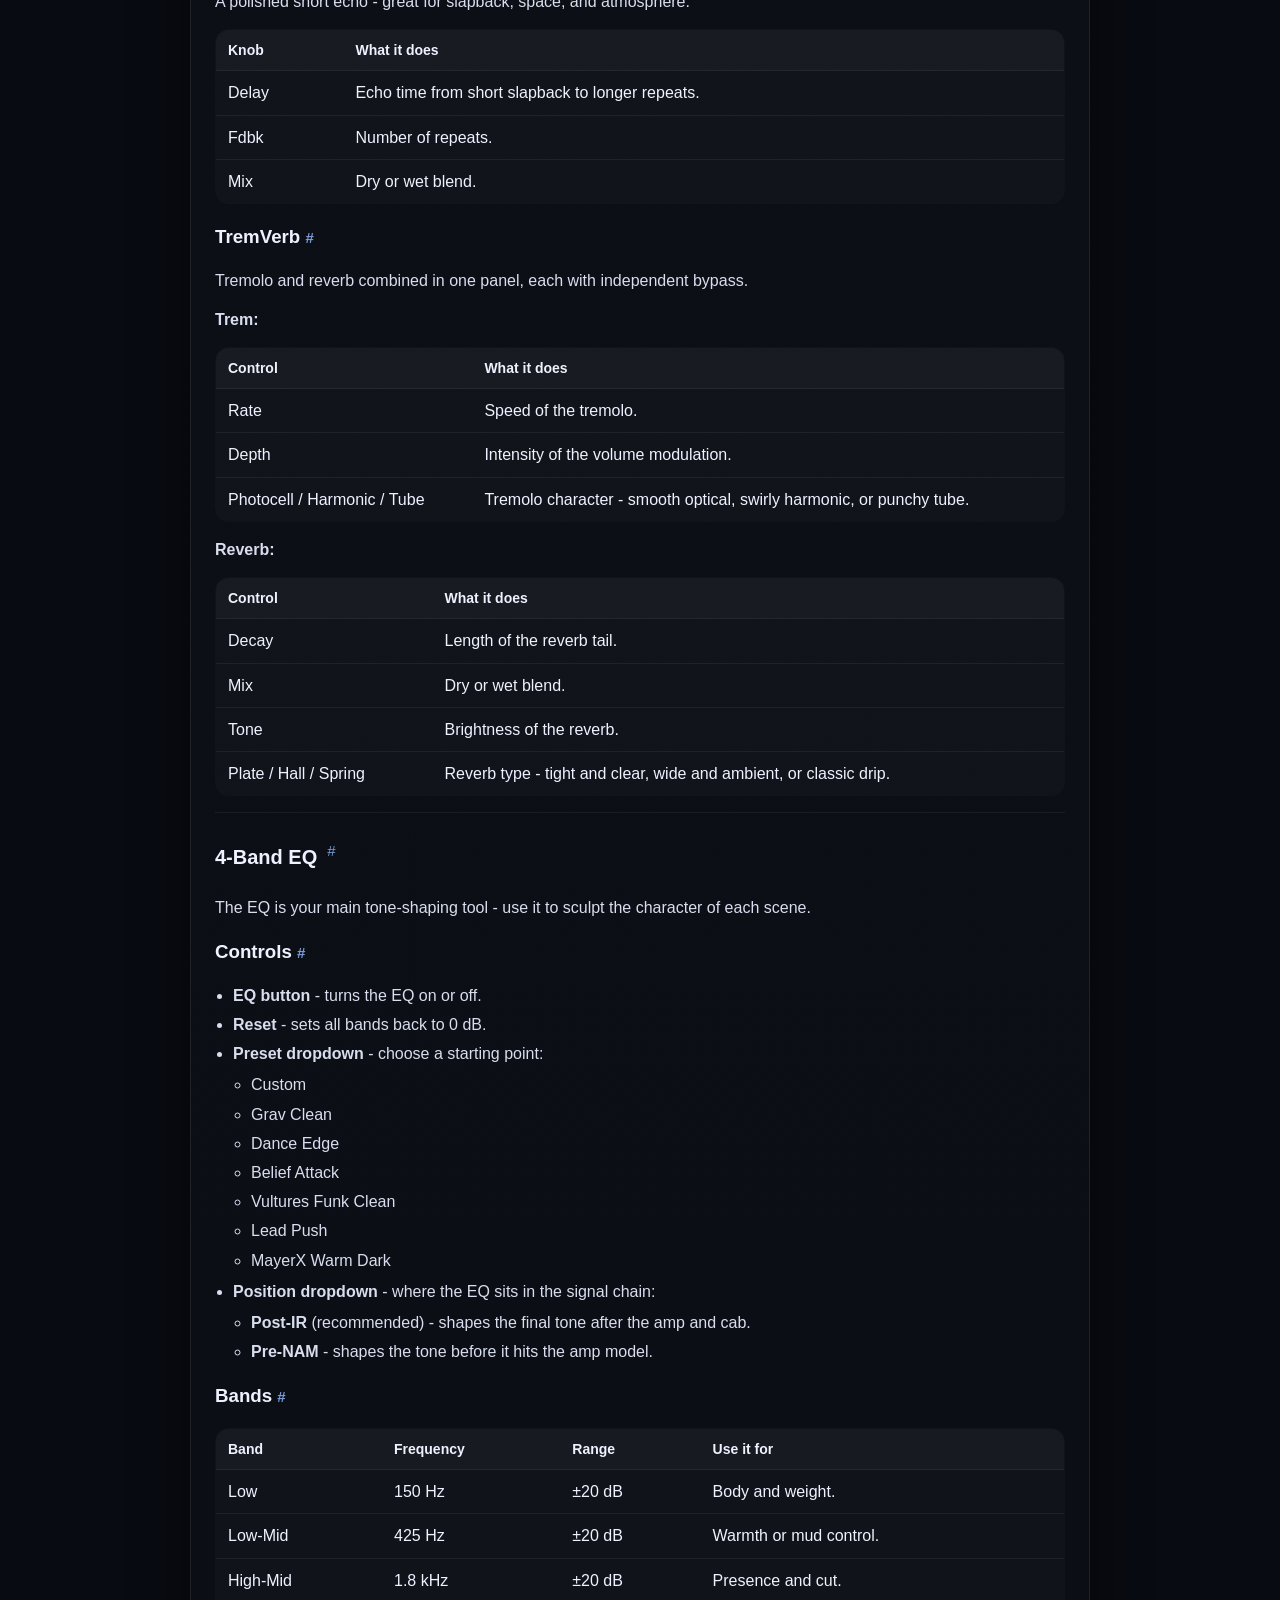
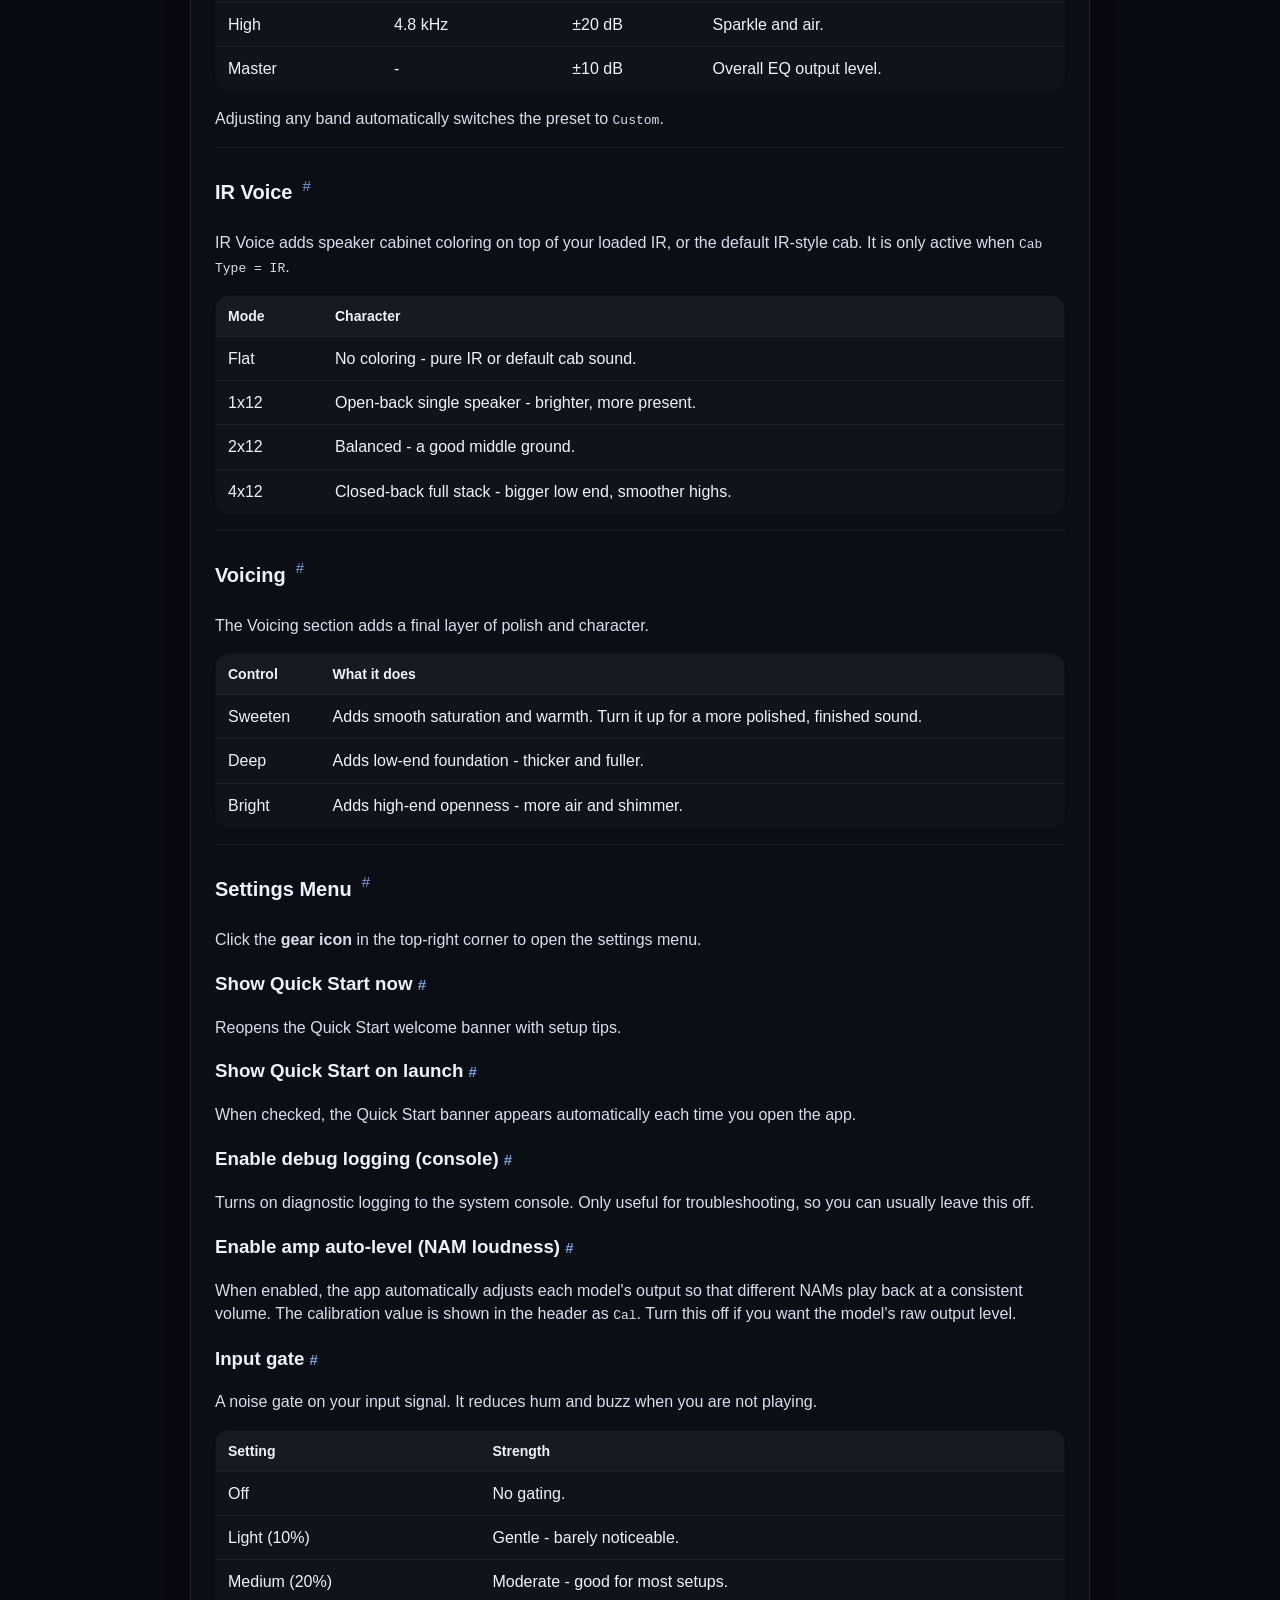
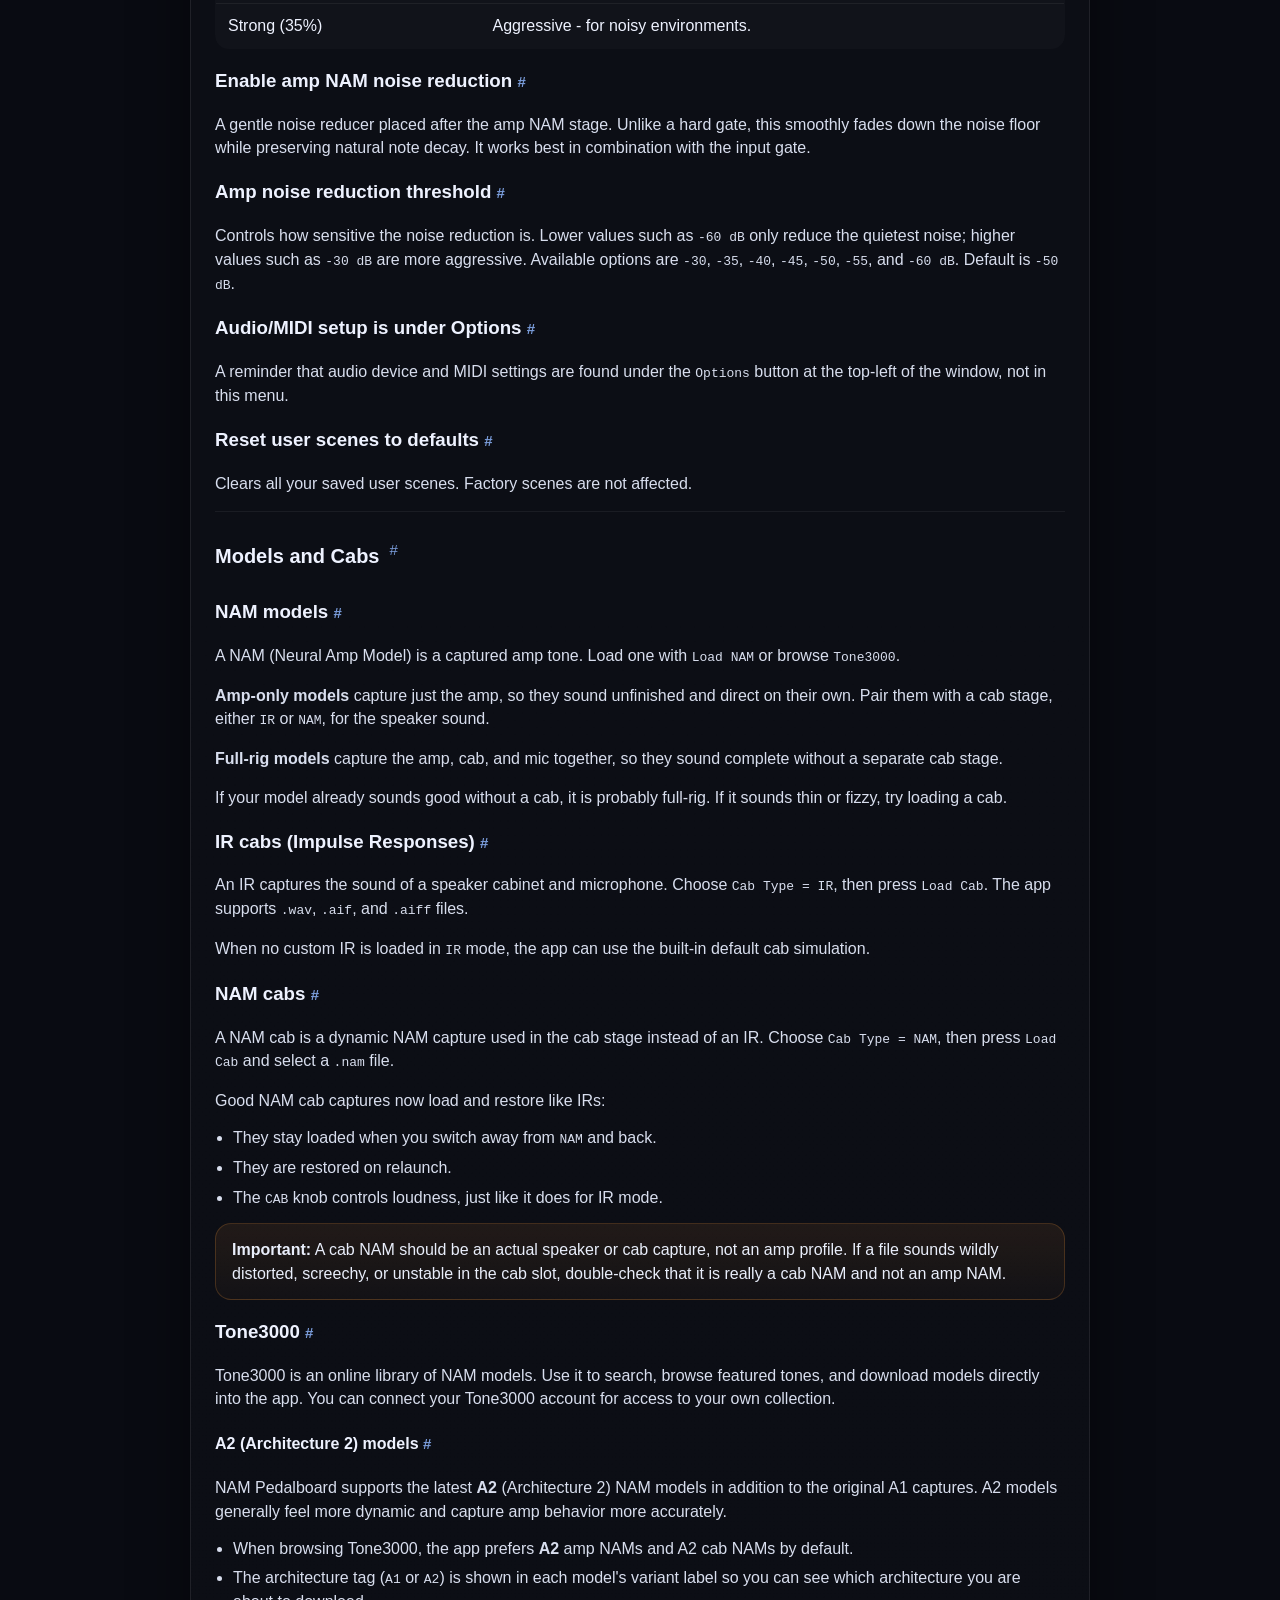
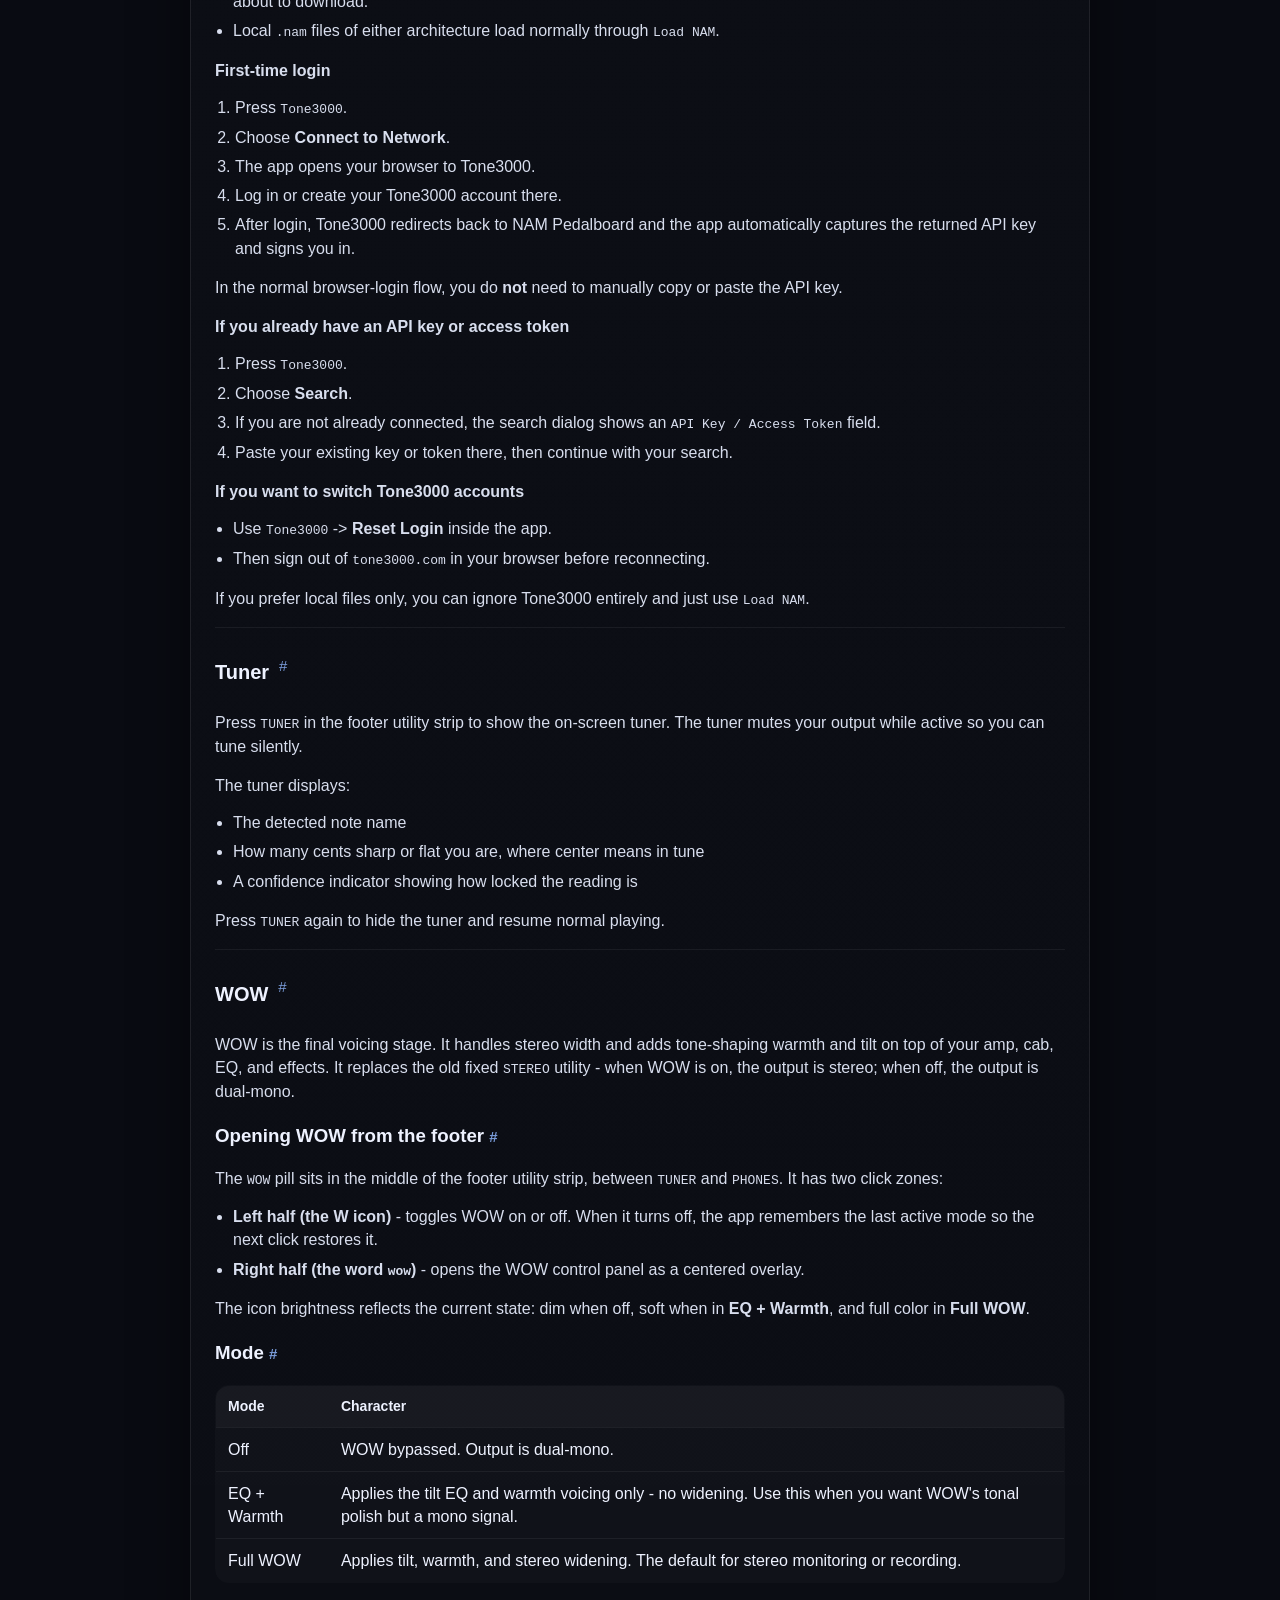
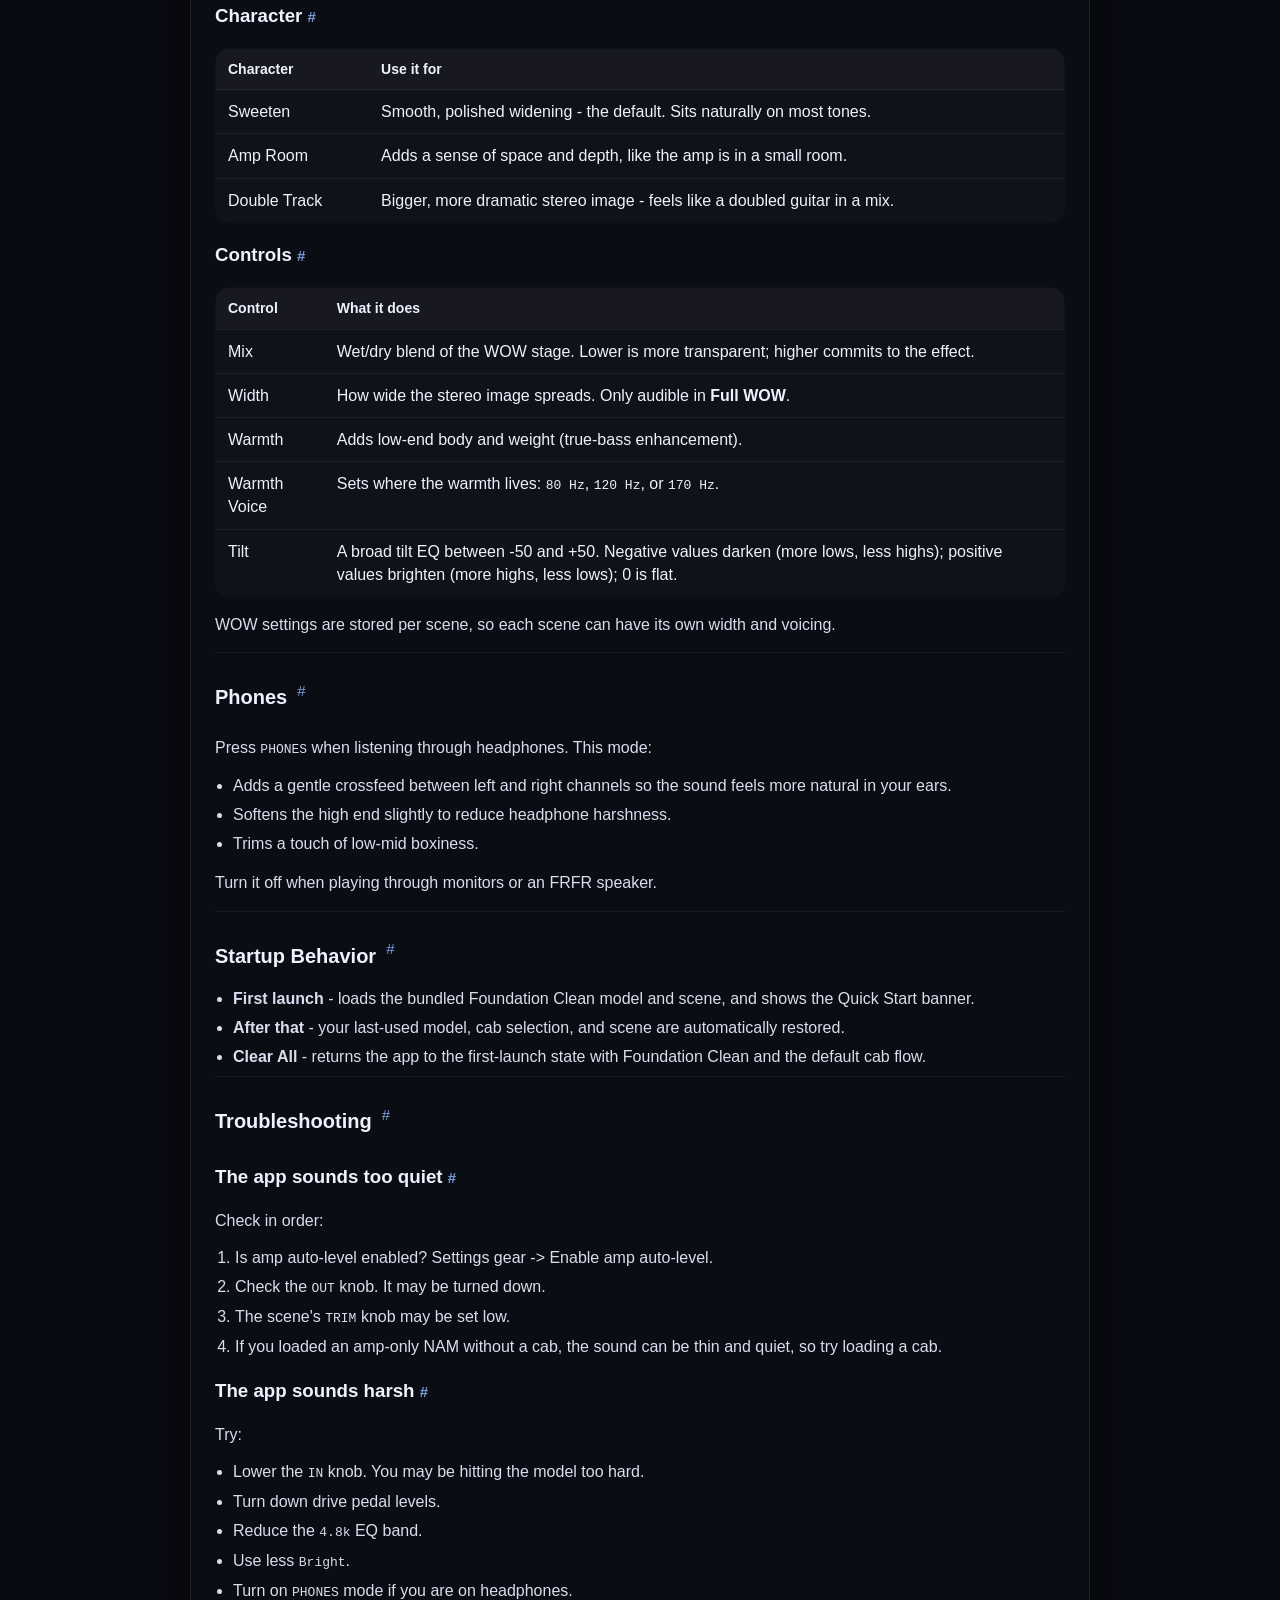
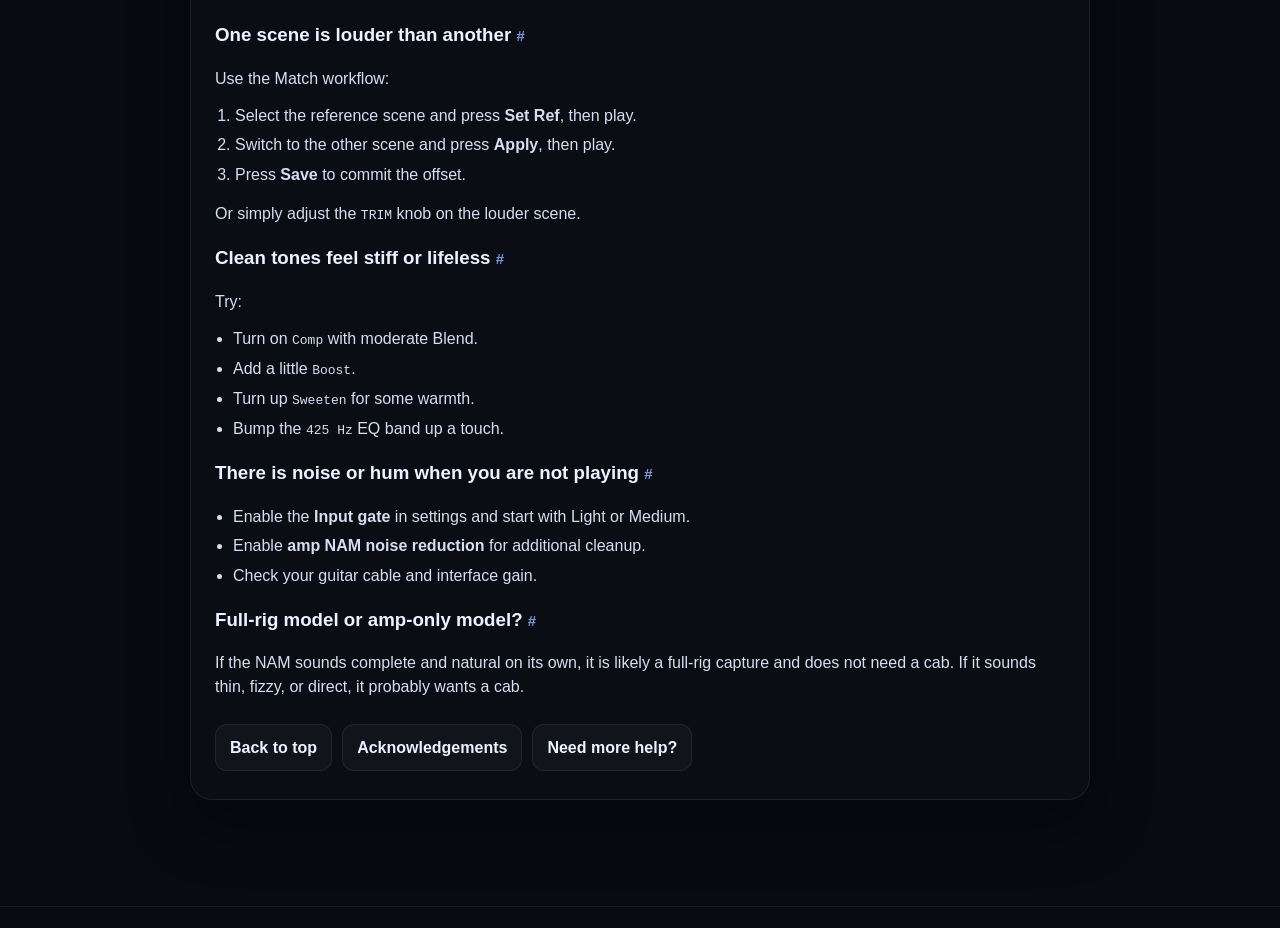
<file: nam-pedal-guide.html>
<!doctype html>
<html lang="en">
<head>
  <meta charset="utf-8">
  <meta name="viewport" content="width=device-width, initial-scale=1">
  <title>NAM Pedalboard User Manual - macgenius</title>
  <meta name="description" content="NAM Pedalboard user manual covering quick start, scenes, pedals, EQ, cabs, settings, Tone3000, and troubleshooting.">
  <!-- Privacy-friendly analytics by Plausible -->
  <script async src="https://plausible.io/js/pa-KpSRXo4MO0kMaMToCJyOW.js"></script>
  <script>
    window.plausible=window.plausible||function(){(plausible.q=plausible.q||[]).push(arguments)},plausible.init=plausible.init||function(i){plausible.o=i||{}};
    plausible.init()
  </script>
  <link rel="stylesheet" href="styles.css">
  <link rel="icon" href="assets/favicon.ico" sizes="48x48 32x32 24x24 16x16" type="image/x-icon">
  <style>
    .manual-hero {
      display: grid;
      gap: 16px;
      margin-bottom: 22px;
      padding: 24px;
      border-radius: 22px;
      background: linear-gradient(180deg, rgba(45, 125, 255, 0.14), rgba(45, 125, 255, 0.05));
      border: 1px solid rgba(45, 125, 255, 0.2);
    }

    .manual-hero p {
      margin: 0;
      color: #dbe3f7;
      max-width: 62ch;
    }

    .manual-actions {
      display: flex;
      flex-wrap: wrap;
      gap: 10px;
    }

    .manual-kicker {
      display: inline-flex;
      align-items: center;
      gap: 8px;
      color: #c8d4f8;
      font-size: 13px;
      background: rgba(255, 255, 255, 0.04);
      border: 1px solid rgba(255, 255, 255, 0.08);
      border-radius: 999px;
      padding: 7px 12px;
    }

    .manual-nav {
      display: grid;
      grid-template-columns: repeat(3, minmax(0, 1fr));
      gap: 10px;
      margin: 0 0 22px;
      padding: 0;
      list-style: none;
    }

    .manual-nav a {
      display: block;
      height: 100%;
      padding: 12px 14px;
      text-decoration: none;
      color: #eef2ff;
      border-radius: 14px;
      border: 1px solid rgba(255, 255, 255, 0.08);
      background: linear-gradient(180deg, rgba(255, 255, 255, 0.035), rgba(255, 255, 255, 0.015));
    }

    .manual-nav a span {
      display: block;
      margin-top: 4px;
      color: #a9b2c7;
      font-size: 13px;
    }

    .manual-section {
      padding-top: 8px;
      border-top: 1px solid rgba(255, 255, 255, 0.06);
    }

    .manual-section:first-of-type {
      border-top: 0;
      padding-top: 0;
    }

    .section-heading {
      display: flex;
      align-items: center;
      gap: 10px;
    }

    .anchor-link {
      color: #8fb7ff;
      text-decoration: none;
      font-size: 15px;
      opacity: 0.85;
    }

    .anchor-link:hover {
      opacity: 1;
    }

    .doc table {
      width: 100%;
      border-collapse: collapse;
      margin: 12px 0 16px;
      border: 1px solid rgba(255, 255, 255, 0.08);
      border-radius: 14px;
      overflow: hidden;
      background: rgba(255, 255, 255, 0.02);
    }

    .doc th,
    .doc td {
      padding: 10px 12px;
      text-align: left;
      vertical-align: top;
      border-bottom: 1px solid rgba(255, 255, 255, 0.06);
    }

    .doc th {
      color: #eef2ff;
      background: rgba(255, 255, 255, 0.03);
      font-size: 14px;
    }

    .doc tr:last-child td {
      border-bottom: 0;
    }

    .doc ol {
      padding-left: 20px;
    }

    .doc li + li {
      margin-top: 6px;
    }

    .doc p + ul,
    .doc p + ol {
      margin-top: -2px;
    }

    .mini-callout {
      margin: 14px 0 16px;
      padding: 14px 16px;
      border-radius: 16px;
      background: linear-gradient(180deg, rgba(255, 155, 56, 0.09), rgba(255, 155, 56, 0.03));
      border: 1px solid rgba(255, 155, 56, 0.2);
      color: #e9eefb;
    }

    .manual-footer-links {
      display: flex;
      flex-wrap: wrap;
      gap: 10px;
      margin-top: 26px;
    }

    @media (max-width: 900px) {
      .manual-nav {
        grid-template-columns: 1fr;
      }
    }
  </style>
</head>
<body>
  <header class="site-header">
    <div class="wrap">
      <a class="brand" href="index.html" aria-label="macgenius home">
        <img class="brand-logo" src="assets/macgenius-logo-white.png" width="124" height="51" alt="MacGenius">
      </a>
      <nav class="nav">
        <a href="index.html">Home</a>
        <a href="support.html">Support</a>
        <a href="privacy.html">Privacy</a>
      </nav>
    </div>
  </header>

  <main class="page">
    <article class="doc">
      <section class="manual-hero">
        <div class="manual-kicker"><span class="dot"></span> NAM Pedalboard standalone guide</div>
        <div>
          <h1>NAM Pedalboard User Manual</h1>
          <p>Everything you need to get from first launch to dialed-in scenes: setup, signal flow, pedals, cabs, settings, Tone3000, and troubleshooting.</p>
        </div>
        <div class="manual-actions">
          <a class="btn btn-primary" href="#quick-start">Start Here</a>
          <a class="btn btn-secondary" href="support.html">Support</a>
        </div>
      </section>

      <ul class="manual-nav">
        <li><a href="#quick-start">Quick Start<span>Get playing fast.</span></a></li>
        <li><a href="#header-bar">Header Bar<span>Top controls and level knobs.</span></a></li>
        <li><a href="#scenes">Scenes<span>Factory and user presets.</span></a></li>
        <li><a href="#scene-matching">Scene Matching<span>Level-match two scenes.</span></a></li>
        <li><a href="#pedals">Pedals<span>Compression, drives, chorus, delay, TremVerb.</span></a></li>
        <li><a href="#eq">4-Band EQ<span>Shape the final tone.</span></a></li>
        <li><a href="#ir-voice">IR Voice<span>Cab coloring in IR mode.</span></a></li>
        <li><a href="#voicing">Voicing<span>Sweeten, Deep, Bright.</span></a></li>
        <li><a href="#settings-menu">Settings Menu<span>Quick Start, gating, auto-level, diagnostics.</span></a></li>
        <li><a href="#models-cabs">Models and Cabs<span>Amp-only vs full-rig, IRs, cab NAMs.</span></a></li>
        <li><a href="#tone3000">Tone3000<span>Login, search, featured models, saved access.</span></a></li>
        <li><a href="#tuner">Tuner<span>Silent tuning workflow.</span></a></li>
        <li><a href="#wow">WOW<span>Width, warmth, and tilt voicing.</span></a></li>
        <li><a href="#phones">Phones<span>Headphone listening mode.</span></a></li>
        <li><a href="#startup-behavior">Startup Behavior<span>What loads and restores.</span></a></li>
        <li><a href="#troubleshooting">Troubleshooting<span>Common fixes and tone tips.</span></a></li>
      </ul>

      <section class="manual-section" id="quick-start">
        <div class="section-heading">
          <h2>Quick Start</h2>
          <a class="anchor-link" href="#quick-start">#</a>
        </div>
        <p>NAM Pedalboard is a guitar amp modeler and effects pedalboard. On first launch it loads the bundled <strong>Foundation Clean</strong> model and scene - plug in and play.</p>
        <ol>
          <li><strong>Set your audio device</strong> - click the <code>Options</code> button (top-left) and choose your interface.</li>
          <li><strong>Set your input level</strong> - adjust the <code>IN</code> knob (top-right) so your guitar signal is clean and controlled.</li>
          <li><strong>Pick a scene</strong> - use the scene dropdown to explore different sounds.</li>
          <li><strong>Load a model</strong> - press <code>Load NAM</code> for a local file, or <code>Tone3000</code> to browse and download models online.</li>
          <li><strong>Load a cab</strong> - choose <code>Cab Type</code>:
            <ul>
              <li><code>IR</code> for a traditional impulse response</li>
              <li><code>NAM</code> for a dynamic NAM speaker/cab capture</li>
              <li><code>None</code> to bypass the cab stage</li>
            </ul>
            Then press <code>Load Cab</code>.
          </li>
        </ol>
      </section>

      <section class="manual-section" id="header-bar">
        <div class="section-heading">
          <h2>The Header Bar</h2>
          <a class="anchor-link" href="#header-bar">#</a>
        </div>
        <p>The header bar runs across the top of the window.</p>

        <h3 id="header-left-side">Left side <a class="anchor-link" href="#header-left-side">#</a></h3>
        <table>
          <thead>
            <tr>
              <th>Button</th>
              <th>What it does</th>
            </tr>
          </thead>
          <tbody>
            <tr><td><code>Load NAM</code></td><td>Browse your computer for a <code>.nam</code> model file.</td></tr>
            <tr><td><code>Tone3000</code></td><td>Browse and download models from the Tone3000 online library.</td></tr>
            <tr><td><code>Load Cab</code></td><td>Load the currently selected cab type: either an IR or a cab NAM.</td></tr>
            <tr><td><code>Clear Cab</code></td><td>Clear the current cab stage.</td></tr>
            <tr><td><code>Clear All</code></td><td>Reset to startup state - reloads Foundation Clean and clears the current cab.</td></tr>
          </tbody>
        </table>

        <h3 id="header-center-display">Center display <a class="anchor-link" href="#header-center-display">#</a></h3>
        <ul>
          <li><strong>Model loaded</strong> - shows the name of the current NAM model.</li>
          <li><strong>Cal</strong> - shows the automatic loudness calibration applied to the model, for example <code>Cal -1.1 dB</code>.</li>
          <li><strong>Cab loaded</strong> - shows the current cab file name for <code>IR</code> or <code>NAM</code>, or <code>None</code> if the cab stage is bypassed.</li>
          <li><strong>Cab Type</strong> - switches the cab stage between <code>IR</code>, <code>NAM</code>, and <code>None</code>.</li>
        </ul>

        <h3 id="header-right-side-level-knobs">Right side - level knobs <a class="anchor-link" href="#header-right-side-level-knobs">#</a></h3>
        <table>
          <thead>
            <tr>
              <th>Knob</th>
              <th>What it does</th>
            </tr>
          </thead>
          <tbody>
            <tr><td><code>AMP</code></td><td>Fine output trim for the current amp model. Use this after auto-level if a model still wants a little more or less level.</td></tr>
            <tr><td><code>CAB</code></td><td>Cab-stage loudness trim. Works for both <code>IR</code> and <code>NAM</code>, and is disabled when <code>Cab Type = None</code>.</td></tr>
            <tr><td><code>IN</code></td><td>Global input level. Set this once to match your guitar and interface - do not touch it per scene.</td></tr>
            <tr><td><code>OUT</code></td><td>Global output level. Controls your final monitoring or recording volume.</td></tr>
          </tbody>
        </table>

        <h3 id="settings-gear">Settings gear <a class="anchor-link" href="#settings-gear">#</a></h3>
        <p>The gear icon (top-right) opens the settings menu. See <a href="#settings-menu">Settings Menu</a>.</p>
      </section>

      <section class="manual-section" id="footer-utility-strip">
        <div class="section-heading">
          <h2>Footer Utility Strip</h2>
          <a class="anchor-link" href="#footer-utility-strip">#</a>
        </div>
        <p>The footer strip runs across the bottom of the window.</p>
        <table>
          <thead>
            <tr>
              <th>Control</th>
              <th>What it does</th>
            </tr>
          </thead>
          <tbody>
            <tr><td><code>TUNER</code></td><td>Show or hide the on-screen tuner. Output is muted while active.</td></tr>
            <tr><td><code>WOW</code></td><td>Master voicing stage with width, warmth, and tilt EQ. Click the left half (the W icon) to toggle WOW on or off; click the right half (the word <code>wow</code>) to open the WOW control panel. See <a href="#wow">WOW</a>.</td></tr>
            <tr><td><code>PHONES</code></td><td>Headphone mode for headphone listening instead of monitors or an FRFR speaker.</td></tr>
          </tbody>
        </table>
      </section>

      <section class="manual-section" id="scenes">
        <div class="section-heading">
          <h2>Scenes</h2>
          <a class="anchor-link" href="#scenes">#</a>
        </div>
        <p>Scenes are complete snapshots of your pedalboard. Switching scenes instantly recalls pedal settings, EQ, effects, drive order, and voicing.</p>

        <h3 id="factory-scenes">Factory scenes <a class="anchor-link" href="#factory-scenes">#</a></h3>
        <table>
          <thead>
            <tr>
              <th>Scene</th>
              <th>Character</th>
            </tr>
          </thead>
          <tbody>
            <tr><td>Foundation Clean</td><td>Light compression, subtle reverb - the default starting point.</td></tr>
            <tr><td>Secret Slap Clean</td><td>Firmer compression with a short slapback delay and gentle chorus.</td></tr>
            <tr><td>BB Edge Rhythm</td><td>Blues Breaker on for warm edge-of-breakup rhythm.</td></tr>
            <tr><td>Funk Swirl</td><td>Tight compression, harmonic tremolo, chorus, and short delay.</td></tr>
            <tr><td>Continuum</td><td>Smooth sustain with Klon, delay, and plate reverb.</td></tr>
            <tr><td>Lead Push</td><td>Blues Breaker and Klon stacked for a singing lead tone.</td></tr>
          </tbody>
        </table>

        <h3 id="user-scenes">User scenes <a class="anchor-link" href="#user-scenes">#</a></h3>
        <p>You have 8 user scene slots for your own sounds.</p>
        <ul>
          <li>Select a user slot from the dropdown, then press <strong>Save</strong> to store the current board.</li>
          <li><strong>Rename</strong> changes the name of the selected user scene.</li>
          <li><strong>Delete</strong> clears the selected user scene slot.</li>
        </ul>

        <h3 id="what-a-scene-stores">What a scene stores <a class="anchor-link" href="#what-a-scene-stores">#</a></h3>
        <ul>
          <li>All pedal on or off states and knob positions</li>
          <li>EQ settings, including on or off state, preset, band values, and position</li>
          <li>Tremolo and reverb settings, including modes</li>
          <li>Delay and chorus settings</li>
          <li>Drive order</li>
          <li>Voicing: Sweeten, Deep, Bright</li>
          <li>WOW settings: Mode, Character, Mix, Width, Warmth, Warmth Voice, and Tilt</li>
          <li>Persistent scene output level (<code>TRIM</code>)</li>
        </ul>

        <h3 id="what-a-scene-does-not-store">What a scene does not store <a class="anchor-link" href="#what-a-scene-does-not-store">#</a></h3>
        <ul>
          <li>Global <code>IN</code> and <code>OUT</code> levels</li>
          <li>The loaded NAM model or IR</li>
          <li>Temporary Match offsets until you explicitly save them</li>
          <li>Settings menu preferences such as input gate and noise reduction</li>
        </ul>
      </section>

      <section class="manual-section" id="scene-matching">
        <div class="section-heading">
          <h2>Scene Matching</h2>
          <a class="anchor-link" href="#scene-matching">#</a>
        </div>
        <p>Match lets you balance the loudness of two scenes so they sit at the same perceived volume.</p>
        <p>Use it when two scenes feel like the same amp and cab, but not the same volume.</p>
        <p>Even with the same NAM loaded, scenes can still jump in level because of:</p>
        <ul>
          <li>Compression</li>
          <li>Drive pedals</li>
          <li>EQ changes</li>
          <li>Chorus, delay, tremolo, and reverb</li>
          <li>Scene output trim</li>
        </ul>
        <p>Scene Match is most useful for balancing clean, edge-of-breakup, lead, and ambient scenes so they switch more smoothly while you play.</p>
        <h3 id="scene-matching-workflow">Workflow <a class="anchor-link" href="#scene-matching-workflow">#</a></h3>
        <ol>
          <li>Select your <strong>reference scene</strong>, the one that is already at the level you like.</li>
          <li>Press <strong>Set Ref</strong>.</li>
          <li>Play a phrase - the app listens and captures it automatically.</li>
          <li>Switch to the <strong>target scene</strong>, the one you want to match.</li>
          <li>Press <strong>Apply</strong>.</li>
          <li>Play a similar phrase - the app captures it and calculates a loudness offset.</li>
          <li>The button changes to <strong>Save</strong>. Press it to commit that offset into the scene's Trim knob.</li>
        </ol>
        <ul>
          <li><strong>Reset</strong> clears the temporary match state without saving.</li>
          <li>The <code>Match:</code> display below the buttons shows the current offset.</li>
        </ul>
      </section>

      <section class="manual-section" id="pedals">
        <div class="section-heading">
          <h2>Pedals</h2>
          <a class="anchor-link" href="#pedals">#</a>
        </div>

        <h3 id="pedal-comp">Comp <a class="anchor-link" href="#pedal-comp">#</a></h3>
        <p>A musical guitar compressor - smooths your dynamics without squashing.</p>
        <table>
          <thead><tr><th>Knob</th><th>What it does</th></tr></thead>
          <tbody>
            <tr><td>Sustain</td><td>How much compression. Higher means more squash and sustain.</td></tr>
            <tr><td>Blend</td><td>Mix of compressed and dry signal. Lower feels more natural.</td></tr>
            <tr><td>Level</td><td>Output volume of the compressor.</td></tr>
          </tbody>
        </table>
        <p>Best for clean scenes, subtle bloom before the boost, or evening out your attack.</p>

        <h3 id="pedal-boost">Boost <a class="anchor-link" href="#pedal-boost">#</a></h3>
        <p>A clean boost that wakes up your tone or pushes the drives harder.</p>
        <table>
          <thead><tr><th>Knob</th><th>What it does</th></tr></thead>
          <tbody>
            <tr><td>Boost</td><td>Amount of boost.</td></tr>
            <tr><td>Vol</td><td>Output volume.</td></tr>
          </tbody>
        </table>

        <h3 id="pedal-bb">BB (Blues Breaker) <a class="anchor-link" href="#pedal-bb">#</a></h3>
        <p>A warmer, softer low-gain overdrive. Rounder and more amp-like.</p>
        <table>
          <thead><tr><th>Knob</th><th>What it does</th></tr></thead>
          <tbody>
            <tr><td>Gain</td><td>Drive amount.</td></tr>
            <tr><td>Tone</td><td>Brighter or darker.</td></tr>
            <tr><td>Vol</td><td>Output volume.</td></tr>
          </tbody>
        </table>

        <h3 id="pedal-gold-drive">Gold Drive (Klon) <a class="anchor-link" href="#pedal-gold-drive">#</a></h3>
        <p>A tighter, more articulate low-gain overdrive. Clearer and more forward.</p>
        <table>
          <thead><tr><th>Knob</th><th>What it does</th></tr></thead>
          <tbody>
            <tr><td>Gain</td><td>Drive amount.</td></tr>
            <tr><td>Treble</td><td>High-end control.</td></tr>
            <tr><td>Out</td><td>Output volume.</td></tr>
          </tbody>
        </table>

        <h3 id="pedal-drive-order">Drive Order <a class="anchor-link" href="#pedal-drive-order">#</a></h3>
        <p>The drive order tile on the right side of the drive row switches the order of BB and Gold Drive in the signal chain.</p>
        <ul>
          <li><strong>BB &gt; KL</strong> - Blues Breaker feeds into Klon. Softer edge.</li>
          <li><strong>KL &gt; BB</strong> - Klon feeds into Blues Breaker. More focused cut.</li>
        </ul>
        <p>Click the tile to toggle between the two.</p>

        <h3 id="pedal-chorus">Chorus <a class="anchor-link" href="#pedal-chorus">#</a></h3>
        <p>A stereo chorus for shimmer and width.</p>
        <table>
          <thead><tr><th>Knob</th><th>What it does</th></tr></thead>
          <tbody>
            <tr><td>Rate</td><td>Speed of the modulation.</td></tr>
            <tr><td>Depth</td><td>Intensity of the effect.</td></tr>
          </tbody>
        </table>

        <h3 id="pedal-delay">Delay <a class="anchor-link" href="#pedal-delay">#</a></h3>
        <p>A polished short echo - great for slapback, space, and atmosphere.</p>
        <table>
          <thead><tr><th>Knob</th><th>What it does</th></tr></thead>
          <tbody>
            <tr><td>Delay</td><td>Echo time from short slapback to longer repeats.</td></tr>
            <tr><td>Fdbk</td><td>Number of repeats.</td></tr>
            <tr><td>Mix</td><td>Dry or wet blend.</td></tr>
          </tbody>
        </table>

        <h3 id="pedal-tremverb">TremVerb <a class="anchor-link" href="#pedal-tremverb">#</a></h3>
        <p>Tremolo and reverb combined in one panel, each with independent bypass.</p>
        <p><strong>Trem:</strong></p>
        <table>
          <thead><tr><th>Control</th><th>What it does</th></tr></thead>
          <tbody>
            <tr><td>Rate</td><td>Speed of the tremolo.</td></tr>
            <tr><td>Depth</td><td>Intensity of the volume modulation.</td></tr>
            <tr><td>Photocell / Harmonic / Tube</td><td>Tremolo character - smooth optical, swirly harmonic, or punchy tube.</td></tr>
          </tbody>
        </table>
        <p><strong>Reverb:</strong></p>
        <table>
          <thead><tr><th>Control</th><th>What it does</th></tr></thead>
          <tbody>
            <tr><td>Decay</td><td>Length of the reverb tail.</td></tr>
            <tr><td>Mix</td><td>Dry or wet blend.</td></tr>
            <tr><td>Tone</td><td>Brightness of the reverb.</td></tr>
            <tr><td>Plate / Hall / Spring</td><td>Reverb type - tight and clear, wide and ambient, or classic drip.</td></tr>
          </tbody>
        </table>
      </section>

      <section class="manual-section" id="eq">
        <div class="section-heading">
          <h2>4-Band EQ</h2>
          <a class="anchor-link" href="#eq">#</a>
        </div>
        <p>The EQ is your main tone-shaping tool - use it to sculpt the character of each scene.</p>

        <h3 id="eq-controls">Controls <a class="anchor-link" href="#eq-controls">#</a></h3>
        <ul>
          <li><strong>EQ button</strong> - turns the EQ on or off.</li>
          <li><strong>Reset</strong> - sets all bands back to 0 dB.</li>
          <li><strong>Preset dropdown</strong> - choose a starting point:
            <ul>
              <li>Custom</li>
              <li>Grav Clean</li>
              <li>Dance Edge</li>
              <li>Belief Attack</li>
              <li>Vultures Funk Clean</li>
              <li>Lead Push</li>
              <li>MayerX Warm Dark</li>
            </ul>
          </li>
          <li><strong>Position dropdown</strong> - where the EQ sits in the signal chain:
            <ul>
              <li><strong>Post-IR</strong> (recommended) - shapes the final tone after the amp and cab.</li>
              <li><strong>Pre-NAM</strong> - shapes the tone before it hits the amp model.</li>
            </ul>
          </li>
        </ul>

        <h3 id="eq-bands">Bands <a class="anchor-link" href="#eq-bands">#</a></h3>
        <table>
          <thead>
            <tr>
              <th>Band</th>
              <th>Frequency</th>
              <th>Range</th>
              <th>Use it for</th>
            </tr>
          </thead>
          <tbody>
            <tr><td>Low</td><td>150 Hz</td><td>&plusmn;20 dB</td><td>Body and weight.</td></tr>
            <tr><td>Low-Mid</td><td>425 Hz</td><td>&plusmn;20 dB</td><td>Warmth or mud control.</td></tr>
            <tr><td>High-Mid</td><td>1.8 kHz</td><td>&plusmn;20 dB</td><td>Presence and cut.</td></tr>
            <tr><td>High</td><td>4.8 kHz</td><td>&plusmn;20 dB</td><td>Sparkle and air.</td></tr>
            <tr><td>Master</td><td>-</td><td>&plusmn;10 dB</td><td>Overall EQ output level.</td></tr>
          </tbody>
        </table>
        <p>Adjusting any band automatically switches the preset to <code>Custom</code>.</p>
      </section>

      <section class="manual-section" id="ir-voice">
        <div class="section-heading">
          <h2>IR Voice</h2>
          <a class="anchor-link" href="#ir-voice">#</a>
        </div>
        <p>IR Voice adds speaker cabinet coloring on top of your loaded IR, or the default IR-style cab. It is only active when <code>Cab Type = IR</code>.</p>
        <table>
          <thead><tr><th>Mode</th><th>Character</th></tr></thead>
          <tbody>
            <tr><td>Flat</td><td>No coloring - pure IR or default cab sound.</td></tr>
            <tr><td>1x12</td><td>Open-back single speaker - brighter, more present.</td></tr>
            <tr><td>2x12</td><td>Balanced - a good middle ground.</td></tr>
            <tr><td>4x12</td><td>Closed-back full stack - bigger low end, smoother highs.</td></tr>
          </tbody>
        </table>
      </section>

      <section class="manual-section" id="voicing">
        <div class="section-heading">
          <h2>Voicing</h2>
          <a class="anchor-link" href="#voicing">#</a>
        </div>
        <p>The Voicing section adds a final layer of polish and character.</p>
        <table>
          <thead><tr><th>Control</th><th>What it does</th></tr></thead>
          <tbody>
            <tr><td>Sweeten</td><td>Adds smooth saturation and warmth. Turn it up for a more polished, finished sound.</td></tr>
            <tr><td>Deep</td><td>Adds low-end foundation - thicker and fuller.</td></tr>
            <tr><td>Bright</td><td>Adds high-end openness - more air and shimmer.</td></tr>
          </tbody>
        </table>
      </section>

      <section class="manual-section" id="settings-menu">
        <div class="section-heading">
          <h2>Settings Menu</h2>
          <a class="anchor-link" href="#settings-menu">#</a>
        </div>
        <p>Click the <strong>gear icon</strong> in the top-right corner to open the settings menu.</p>

        <h3 id="settings-show-quick-start-now">Show Quick Start now <a class="anchor-link" href="#settings-show-quick-start-now">#</a></h3>
        <p>Reopens the Quick Start welcome banner with setup tips.</p>

        <h3 id="settings-show-quick-start-on-launch">Show Quick Start on launch <a class="anchor-link" href="#settings-show-quick-start-on-launch">#</a></h3>
        <p>When checked, the Quick Start banner appears automatically each time you open the app.</p>

        <h3 id="settings-enable-debug-logging-console">Enable debug logging (console) <a class="anchor-link" href="#settings-enable-debug-logging-console">#</a></h3>
        <p>Turns on diagnostic logging to the system console. Only useful for troubleshooting, so you can usually leave this off.</p>

        <h3 id="settings-enable-amp-auto-level-nam-loudness">Enable amp auto-level (NAM loudness) <a class="anchor-link" href="#settings-enable-amp-auto-level-nam-loudness">#</a></h3>
        <p>When enabled, the app automatically adjusts each model's output so that different NAMs play back at a consistent volume. The calibration value is shown in the header as <code>Cal</code>. Turn this off if you want the model's raw output level.</p>

        <h3 id="settings-input-gate">Input gate <a class="anchor-link" href="#settings-input-gate">#</a></h3>
        <p>A noise gate on your input signal. It reduces hum and buzz when you are not playing.</p>
        <table>
          <thead><tr><th>Setting</th><th>Strength</th></tr></thead>
          <tbody>
            <tr><td>Off</td><td>No gating.</td></tr>
            <tr><td>Light (10%)</td><td>Gentle - barely noticeable.</td></tr>
            <tr><td>Medium (20%)</td><td>Moderate - good for most setups.</td></tr>
            <tr><td>Strong (35%)</td><td>Aggressive - for noisy environments.</td></tr>
          </tbody>
        </table>

        <h3 id="settings-enable-amp-nam-noise-reduction">Enable amp NAM noise reduction <a class="anchor-link" href="#settings-enable-amp-nam-noise-reduction">#</a></h3>
        <p>A gentle noise reducer placed after the amp NAM stage. Unlike a hard gate, this smoothly fades down the noise floor while preserving natural note decay. It works best in combination with the input gate.</p>

        <h3 id="settings-amp-noise-reduction-threshold">Amp noise reduction threshold <a class="anchor-link" href="#settings-amp-noise-reduction-threshold">#</a></h3>
        <p>Controls how sensitive the noise reduction is. Lower values such as <code>-60 dB</code> only reduce the quietest noise; higher values such as <code>-30 dB</code> are more aggressive. Available options are <code>-30</code>, <code>-35</code>, <code>-40</code>, <code>-45</code>, <code>-50</code>, <code>-55</code>, and <code>-60 dB</code>. Default is <code>-50 dB</code>.</p>

        <h3 id="settings-audio-midi-setup-is-under-options">Audio/MIDI setup is under Options <a class="anchor-link" href="#settings-audio-midi-setup-is-under-options">#</a></h3>
        <p>A reminder that audio device and MIDI settings are found under the <code>Options</code> button at the top-left of the window, not in this menu.</p>

        <h3 id="settings-reset-user-scenes-to-defaults">Reset user scenes to defaults <a class="anchor-link" href="#settings-reset-user-scenes-to-defaults">#</a></h3>
        <p>Clears all your saved user scenes. Factory scenes are not affected.</p>
      </section>

      <section class="manual-section" id="models-cabs">
        <div class="section-heading">
          <h2>Models and Cabs</h2>
          <a class="anchor-link" href="#models-cabs">#</a>
        </div>

        <h3 id="nam-models">NAM models <a class="anchor-link" href="#nam-models">#</a></h3>
        <p>A NAM (Neural Amp Model) is a captured amp tone. Load one with <code>Load NAM</code> or browse <code>Tone3000</code>.</p>
        <p><strong>Amp-only models</strong> capture just the amp, so they sound unfinished and direct on their own. Pair them with a cab stage, either <code>IR</code> or <code>NAM</code>, for the speaker sound.</p>
        <p><strong>Full-rig models</strong> capture the amp, cab, and mic together, so they sound complete without a separate cab stage.</p>
        <p>If your model already sounds good without a cab, it is probably full-rig. If it sounds thin or fizzy, try loading a cab.</p>

        <h3 id="ir-cabs-impulse-responses">IR cabs (Impulse Responses) <a class="anchor-link" href="#ir-cabs-impulse-responses">#</a></h3>
        <p>An IR captures the sound of a speaker cabinet and microphone. Choose <code>Cab Type = IR</code>, then press <code>Load Cab</code>. The app supports <code>.wav</code>, <code>.aif</code>, and <code>.aiff</code> files.</p>
        <p>When no custom IR is loaded in <code>IR</code> mode, the app can use the built-in default cab simulation.</p>

        <h3 id="nam-cabs">NAM cabs <a class="anchor-link" href="#nam-cabs">#</a></h3>
        <p>A NAM cab is a dynamic NAM capture used in the cab stage instead of an IR. Choose <code>Cab Type = NAM</code>, then press <code>Load Cab</code> and select a <code>.nam</code> file.</p>
        <p>Good NAM cab captures now load and restore like IRs:</p>
        <ul>
          <li>They stay loaded when you switch away from <code>NAM</code> and back.</li>
          <li>They are restored on relaunch.</li>
          <li>The <code>CAB</code> knob controls loudness, just like it does for IR mode.</li>
        </ul>
        <div class="mini-callout">
          <strong>Important:</strong> A cab NAM should be an actual speaker or cab capture, not an amp profile. If a file sounds wildly distorted, screechy, or unstable in the cab slot, double-check that it is really a cab NAM and not an amp NAM.
        </div>

        <h3 id="tone3000">Tone3000 <a class="anchor-link" href="#tone3000">#</a></h3>
        <p>Tone3000 is an online library of NAM models. Use it to search, browse featured tones, and download models directly into the app. You can connect your Tone3000 account for access to your own collection.</p>

        <h4 id="tone3000-a2">A2 (Architecture 2) models <a class="anchor-link" href="#tone3000-a2">#</a></h4>
        <p>NAM Pedalboard supports the latest <strong>A2</strong> (Architecture 2) NAM models in addition to the original A1 captures. A2 models generally feel more dynamic and capture amp behavior more accurately.</p>
        <ul>
          <li>When browsing Tone3000, the app prefers <strong>A2</strong> amp NAMs and A2 cab NAMs by default.</li>
          <li>The architecture tag (<code>A1</code> or <code>A2</code>) is shown in each model's variant label so you can see which architecture you are about to download.</li>
          <li>Local <code>.nam</code> files of either architecture load normally through <code>Load NAM</code>.</li>
        </ul>
        <p><strong>First-time login</strong></p>
        <ol>
          <li>Press <code>Tone3000</code>.</li>
          <li>Choose <strong>Connect to Network</strong>.</li>
          <li>The app opens your browser to Tone3000.</li>
          <li>Log in or create your Tone3000 account there.</li>
          <li>After login, Tone3000 redirects back to NAM Pedalboard and the app automatically captures the returned API key and signs you in.</li>
        </ol>
        <p>In the normal browser-login flow, you do <strong>not</strong> need to manually copy or paste the API key.</p>
        <p><strong>If you already have an API key or access token</strong></p>
        <ol>
          <li>Press <code>Tone3000</code>.</li>
          <li>Choose <strong>Search</strong>.</li>
          <li>If you are not already connected, the search dialog shows an <code>API Key / Access Token</code> field.</li>
          <li>Paste your existing key or token there, then continue with your search.</li>
        </ol>
        <p><strong>If you want to switch Tone3000 accounts</strong></p>
        <ul>
          <li>Use <code>Tone3000</code> -&gt; <strong>Reset Login</strong> inside the app.</li>
          <li>Then sign out of <code>tone3000.com</code> in your browser before reconnecting.</li>
        </ul>
        <p>If you prefer local files only, you can ignore Tone3000 entirely and just use <code>Load NAM</code>.</p>
      </section>

      <section class="manual-section" id="tuner">
        <div class="section-heading">
          <h2>Tuner</h2>
          <a class="anchor-link" href="#tuner">#</a>
        </div>
        <p>Press <code>TUNER</code> in the footer utility strip to show the on-screen tuner. The tuner mutes your output while active so you can tune silently.</p>
        <p>The tuner displays:</p>
        <ul>
          <li>The detected note name</li>
          <li>How many cents sharp or flat you are, where center means in tune</li>
          <li>A confidence indicator showing how locked the reading is</li>
        </ul>
        <p>Press <code>TUNER</code> again to hide the tuner and resume normal playing.</p>
      </section>

      <section class="manual-section" id="wow">
        <div class="section-heading">
          <h2>WOW</h2>
          <a class="anchor-link" href="#wow">#</a>
        </div>
        <p>WOW is the final voicing stage. It handles stereo width and adds tone-shaping warmth and tilt on top of your amp, cab, EQ, and effects. It replaces the old fixed <code>STEREO</code> utility - when WOW is on, the output is stereo; when off, the output is dual-mono.</p>

        <h3 id="wow-from-the-footer">Opening WOW from the footer <a class="anchor-link" href="#wow-from-the-footer">#</a></h3>
        <p>The <code>WOW</code> pill sits in the middle of the footer utility strip, between <code>TUNER</code> and <code>PHONES</code>. It has two click zones:</p>
        <ul>
          <li><strong>Left half (the W icon)</strong> - toggles WOW on or off. When it turns off, the app remembers the last active mode so the next click restores it.</li>
          <li><strong>Right half (the word <code>wow</code>)</strong> - opens the WOW control panel as a centered overlay.</li>
        </ul>
        <p>The icon brightness reflects the current state: dim when off, soft when in <strong>EQ + Warmth</strong>, and full color in <strong>Full WOW</strong>.</p>

        <h3 id="wow-mode">Mode <a class="anchor-link" href="#wow-mode">#</a></h3>
        <table>
          <thead><tr><th>Mode</th><th>Character</th></tr></thead>
          <tbody>
            <tr><td>Off</td><td>WOW bypassed. Output is dual-mono.</td></tr>
            <tr><td>EQ + Warmth</td><td>Applies the tilt EQ and warmth voicing only - no widening. Use this when you want WOW's tonal polish but a mono signal.</td></tr>
            <tr><td>Full WOW</td><td>Applies tilt, warmth, and stereo widening. The default for stereo monitoring or recording.</td></tr>
          </tbody>
        </table>

        <h3 id="wow-character">Character <a class="anchor-link" href="#wow-character">#</a></h3>
        <table>
          <thead><tr><th>Character</th><th>Use it for</th></tr></thead>
          <tbody>
            <tr><td>Sweeten</td><td>Smooth, polished widening - the default. Sits naturally on most tones.</td></tr>
            <tr><td>Amp Room</td><td>Adds a sense of space and depth, like the amp is in a small room.</td></tr>
            <tr><td>Double Track</td><td>Bigger, more dramatic stereo image - feels like a doubled guitar in a mix.</td></tr>
          </tbody>
        </table>

        <h3 id="wow-controls">Controls <a class="anchor-link" href="#wow-controls">#</a></h3>
        <table>
          <thead><tr><th>Control</th><th>What it does</th></tr></thead>
          <tbody>
            <tr><td>Mix</td><td>Wet/dry blend of the WOW stage. Lower is more transparent; higher commits to the effect.</td></tr>
            <tr><td>Width</td><td>How wide the stereo image spreads. Only audible in <strong>Full WOW</strong>.</td></tr>
            <tr><td>Warmth</td><td>Adds low-end body and weight (true-bass enhancement).</td></tr>
            <tr><td>Warmth Voice</td><td>Sets where the warmth lives: <code>80 Hz</code>, <code>120 Hz</code>, or <code>170 Hz</code>.</td></tr>
            <tr><td>Tilt</td><td>A broad tilt EQ between -50 and +50. Negative values darken (more lows, less highs); positive values brighten (more highs, less lows); 0 is flat.</td></tr>
          </tbody>
        </table>
        <p>WOW settings are stored per scene, so each scene can have its own width and voicing.</p>
      </section>

      <section class="manual-section" id="phones">
        <div class="section-heading">
          <h2>Phones</h2>
          <a class="anchor-link" href="#phones">#</a>
        </div>
        <p>Press <code>PHONES</code> when listening through headphones. This mode:</p>
        <ul>
          <li>Adds a gentle crossfeed between left and right channels so the sound feels more natural in your ears.</li>
          <li>Softens the high end slightly to reduce headphone harshness.</li>
          <li>Trims a touch of low-mid boxiness.</li>
        </ul>
        <p>Turn it off when playing through monitors or an FRFR speaker.</p>
      </section>

      <section class="manual-section" id="startup-behavior">
        <div class="section-heading">
          <h2>Startup Behavior</h2>
          <a class="anchor-link" href="#startup-behavior">#</a>
        </div>
        <ul>
          <li><strong>First launch</strong> - loads the bundled Foundation Clean model and scene, and shows the Quick Start banner.</li>
          <li><strong>After that</strong> - your last-used model, cab selection, and scene are automatically restored.</li>
          <li><strong>Clear All</strong> - returns the app to the first-launch state with Foundation Clean and the default cab flow.</li>
        </ul>
      </section>

      <section class="manual-section" id="troubleshooting">
        <div class="section-heading">
          <h2>Troubleshooting</h2>
          <a class="anchor-link" href="#troubleshooting">#</a>
        </div>

        <h3 id="troubleshooting-the-app-sounds-too-quiet">The app sounds too quiet <a class="anchor-link" href="#troubleshooting-the-app-sounds-too-quiet">#</a></h3>
        <p>Check in order:</p>
        <ol>
          <li>Is amp auto-level enabled? Settings gear -&gt; Enable amp auto-level.</li>
          <li>Check the <code>OUT</code> knob. It may be turned down.</li>
          <li>The scene's <code>TRIM</code> knob may be set low.</li>
          <li>If you loaded an amp-only NAM without a cab, the sound can be thin and quiet, so try loading a cab.</li>
        </ol>

        <h3 id="troubleshooting-the-app-sounds-harsh">The app sounds harsh <a class="anchor-link" href="#troubleshooting-the-app-sounds-harsh">#</a></h3>
        <p>Try:</p>
        <ul>
          <li>Lower the <code>IN</code> knob. You may be hitting the model too hard.</li>
          <li>Turn down drive pedal levels.</li>
          <li>Reduce the <code>4.8k</code> EQ band.</li>
          <li>Use less <code>Bright</code>.</li>
          <li>Turn on <code>PHONES</code> mode if you are on headphones.</li>
        </ul>

        <h3 id="troubleshooting-one-scene-is-louder-than-another">One scene is louder than another <a class="anchor-link" href="#troubleshooting-one-scene-is-louder-than-another">#</a></h3>
        <p>Use the Match workflow:</p>
        <ol>
          <li>Select the reference scene and press <strong>Set Ref</strong>, then play.</li>
          <li>Switch to the other scene and press <strong>Apply</strong>, then play.</li>
          <li>Press <strong>Save</strong> to commit the offset.</li>
        </ol>
        <p>Or simply adjust the <code>TRIM</code> knob on the louder scene.</p>

        <h3 id="troubleshooting-clean-tones-feel-stiff-or-lifeless">Clean tones feel stiff or lifeless <a class="anchor-link" href="#troubleshooting-clean-tones-feel-stiff-or-lifeless">#</a></h3>
        <p>Try:</p>
        <ul>
          <li>Turn on <code>Comp</code> with moderate Blend.</li>
          <li>Add a little <code>Boost</code>.</li>
          <li>Turn up <code>Sweeten</code> for some warmth.</li>
          <li>Bump the <code>425 Hz</code> EQ band up a touch.</li>
        </ul>

        <h3 id="troubleshooting-theres-noise-or-hum-when-im-not-playing">There is noise or hum when you are not playing <a class="anchor-link" href="#troubleshooting-theres-noise-or-hum-when-im-not-playing">#</a></h3>
        <ul>
          <li>Enable the <strong>Input gate</strong> in settings and start with Light or Medium.</li>
          <li>Enable <strong>amp NAM noise reduction</strong> for additional cleanup.</li>
          <li>Check your guitar cable and interface gain.</li>
        </ul>

        <h3 id="troubleshooting-full-rig-model-or-amp-only-model">Full-rig model or amp-only model? <a class="anchor-link" href="#troubleshooting-full-rig-model-or-amp-only-model">#</a></h3>
        <p>If the NAM sounds complete and natural on its own, it is likely a full-rig capture and does not need a cab. If it sounds thin, fizzy, or direct, it probably wants a cab.</p>

        <div class="manual-footer-links">
          <a class="btn btn-secondary" href="#quick-start">Back to top</a>
          <a class="btn btn-secondary" href="acknowledgements.html">Acknowledgements</a>
          <a class="btn btn-secondary" href="support.html">Need more help?</a>
        </div>
      </section>
    </article>
  </main>

  <footer class="footer">
    <div class="wrap">
      <div>&copy; macgenius</div>
      <div class="footer-links">
        <a href="index.html">Home</a>
        <a href="support.html">Support</a>
        <a href="acknowledgements.html">Acknowledgements</a>
        <a href="privacy.html">Privacy Policy</a>
      </div>
    </div>
  </footer>
</body>
</html>
</file>
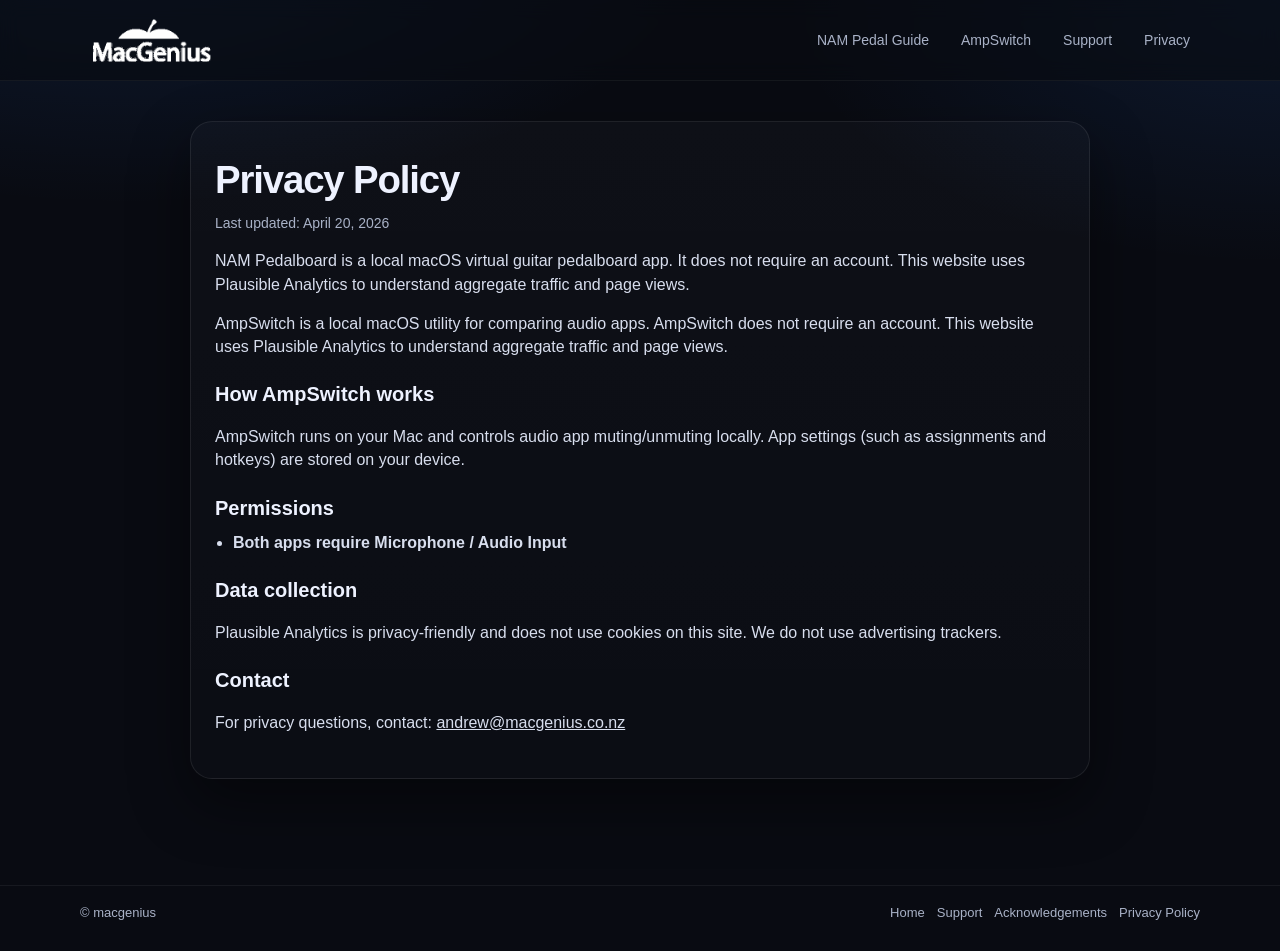
<file: privacy.html>
<!doctype html>
<html lang="en">
<head>
  <meta charset="utf-8">
  <meta name="viewport" content="width=device-width, initial-scale=1">
  <title>NAM Pedalboard and AmpSwitch Privacy Policy</title>
  <meta name="description" content="AmpSwitch privacy policy.">
  <!-- Privacy-friendly analytics by Plausible -->
  <script async src="https://plausible.io/js/pa-KpSRXo4MO0kMaMToCJyOW.js"></script>
  <script>
    window.plausible=window.plausible||function(){(plausible.q=plausible.q||[]).push(arguments)},plausible.init=plausible.init||function(i){plausible.o=i||{}};
    plausible.init()
  </script>
  <link rel="stylesheet" href="styles.css">
  <link rel="icon" href="assets/favicon.ico" sizes="48x48 32x32 24x24 16x16" type="image/x-icon">
</head>
<body>
    <header class="site-header">
    <div class="wrap">
      <a class="brand" href="index.html" aria-label="macgenius home">
        <img class="brand-logo" src="assets/macgenius-logo-white.png" width="124" height="51" alt="MacGenius">
      </a>
      <nav class="nav">
        <a href="nam-pedal-guide.html">NAM Pedal Guide</a>
        <a href="index.html#ampswitch">AmpSwitch</a>
        <a href="support.html">Support</a>
        <a href="privacy.html">Privacy</a>
      </nav>
    </div>
  </header>

  <main class="page">
    <article class="doc">
      <h1>Privacy Policy</h1>
      <p class="muted">Last updated: April 20, 2026</p>
      <p>
        NAM Pedalboard is a local macOS virtual guitar pedalboard app. It does not require an account. This website uses Plausible Analytics to understand aggregate traffic and page views.
      </p>
      <p>
        AmpSwitch is a local macOS utility for comparing audio apps. AmpSwitch does not require an account. This website uses Plausible Analytics to understand aggregate traffic and page views.
      </p>

      <h2>How AmpSwitch works</h2>
      <p>
        AmpSwitch runs on your Mac and controls audio app muting/unmuting locally. App settings (such as assignments and hotkeys) are stored on your device.
      </p>

      <h2>Permissions</h2>
      <ul>
        <li><strong>Both apps require Microphone / Audio Input</strong></li>
      </ul>

      <h2>Data collection</h2>
      <p>
        Plausible Analytics is privacy-friendly and does not use cookies on this site. We do not use advertising trackers.
      </p>

      <h2>Contact</h2>
      <p>
        For privacy questions, contact: <a href="mailto:andrew@macgenius.co.nz">andrew@macgenius.co.nz</a>
      </p>

    </article>
  </main>

    <footer class="footer">
    <div class="wrap">
      <div>© macgenius</div>
      <div class="footer-links">
        <a href="index.html">Home</a>
        <a href="support.html">Support</a>
        <a href="acknowledgements.html">Acknowledgements</a>
        <a href="privacy.html">Privacy Policy</a>
      </div>
    </div>
  </footer>
</body>
</html>
</file>
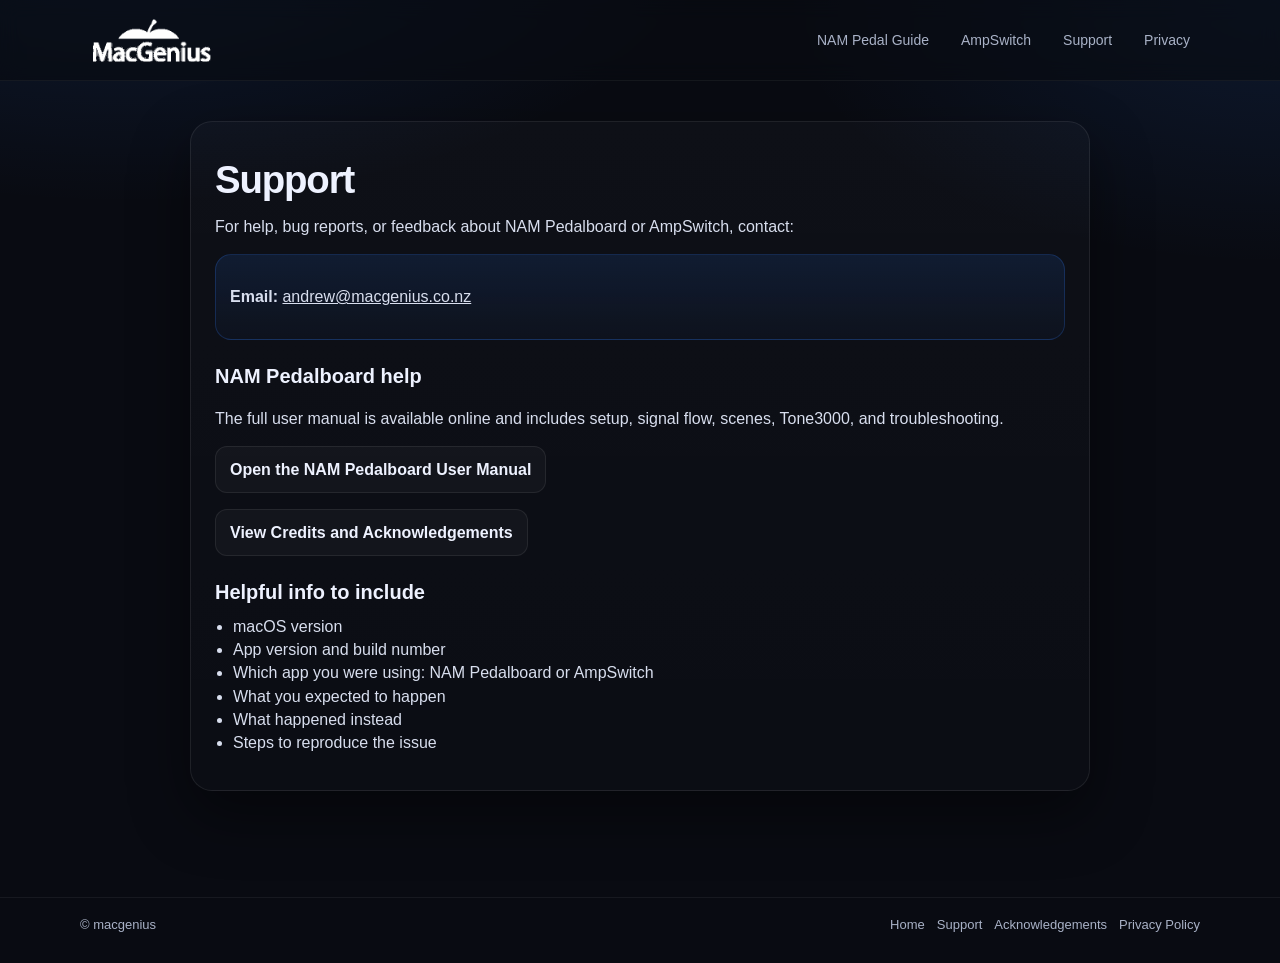
<file: support.html>
<!doctype html>
<html lang="en">
<head>
  <meta charset="utf-8">
  <meta name="viewport" content="width=device-width, initial-scale=1">
  <title>Support - macgenius</title>
  <meta name="description" content="Support and contact information for NAM Pedalboard and AmpSwitch.">
  <!-- Privacy-friendly analytics by Plausible -->
  <script async src="https://plausible.io/js/pa-KpSRXo4MO0kMaMToCJyOW.js"></script>
  <script>
    window.plausible=window.plausible||function(){(plausible.q=plausible.q||[]).push(arguments)},plausible.init=plausible.init||function(i){plausible.o=i||{}};
    plausible.init()
  </script>
  <link rel="stylesheet" href="styles.css">
  <link rel="icon" href="assets/favicon.ico" sizes="48x48 32x32 24x24 16x16" type="image/x-icon">
</head>
<body>
  <header class="site-header">
    <div class="wrap">
      <a class="brand" href="index.html" aria-label="macgenius home">
        <img class="brand-logo" src="assets/macgenius-logo-white.png" width="124" height="51" alt="MacGenius">
      </a>
      <nav class="nav">
        <a href="nam-pedal-guide.html">NAM Pedal Guide</a>
        <a href="index.html#ampswitch">AmpSwitch</a>
        <a href="support.html">Support</a>
        <a href="privacy.html">Privacy</a>
      </nav>
    </div>
  </header>

  <main class="page">
    <article class="doc">
      <h1>Support</h1>
      <p>For help, bug reports, or feedback about NAM Pedalboard or AmpSwitch, contact:</p>

      <div class="support-box">
        <p><strong>Email:</strong> <a href="mailto:andrew@macgenius.co.nz">andrew@macgenius.co.nz</a></p>
      </div>

      <h2>NAM Pedalboard help</h2>
      <p>The full user manual is available online and includes setup, signal flow, scenes, Tone3000, and troubleshooting.</p>
      <p><a class="btn btn-secondary" href="nam-pedal-guide.html">Open the NAM Pedalboard User Manual</a></p>
      <p><a class="btn btn-secondary" href="acknowledgements.html">View Credits and Acknowledgements</a></p>

      <h2>Helpful info to include</h2>
      <ul>
        <li>macOS version</li>
        <li>App version and build number</li>
        <li>Which app you were using: NAM Pedalboard or AmpSwitch</li>
        <li>What you expected to happen</li>
        <li>What happened instead</li>
        <li>Steps to reproduce the issue</li>
      </ul>
    </article>
  </main>

  <footer class="footer">
    <div class="wrap">
      <div>&copy; macgenius</div>
      <div class="footer-links">
        <a href="index.html">Home</a>
        <a href="support.html">Support</a>
        <a href="acknowledgements.html">Acknowledgements</a>
        <a href="privacy.html">Privacy Policy</a>
      </div>
    </div>
  </footer>
</body>
</html>
</file>
<file: styles.css>
:root {
  --bg: #090b12;
  --panel: #121521;
  --panel-2: #171c2a;
  --text: #eef2ff;
  --muted: #a9b2c7;
  --line: rgba(255, 255, 255, 0.08);
  --blue: #2d7dff;
  --blue-soft: rgba(45, 125, 255, 0.18);
  --orange: #ff9b38;
  --radius: 18px;
  --shadow: 0 24px 60px rgba(0, 0, 0, 0.45);
}

* { box-sizing: border-box; }
html, body { margin: 0; padding: 0; }
body {
  font-family: ui-sans-serif, -apple-system, BlinkMacSystemFont, "Segoe UI", sans-serif;
  background:
    radial-gradient(1000px 500px at 10% -10%, rgba(45,125,255,0.15), transparent 60%),
    radial-gradient(900px 480px at 100% 0%, rgba(45,125,255,0.12), transparent 55%),
    var(--bg);
  color: var(--text);
  line-height: 1.45;
}

a { color: inherit; }

.wrap {
  width: min(1120px, calc(100% - 32px));
  margin: 0 auto;
}

.site-header {
  position: sticky;
  top: 0;
  z-index: 20;
  backdrop-filter: blur(10px);
  background: rgba(9, 11, 18, 0.65);
  border-bottom: 1px solid rgba(255,255,255,0.05);
}

.site-header .wrap {
  display: flex;
  align-items: center;
  justify-content: space-between;
  padding: 14px 0;
}

.brand {
  display: inline-flex;
  align-items: center;
  gap: 10px;
  text-decoration: none;
  font-weight: 700;
  letter-spacing: 0.08em;
}

.brand-logo {
  margin-left: 8px;
  display: block;
  width: auto;
  height: 52px;
}

.nav {
  display: flex;
  gap: 12px;
  align-items: center;
}

.nav a {
  color: var(--muted);
  text-decoration: none;
  font-size: 14px;
  padding: 8px 10px;
  border-radius: 10px;
}

.nav a:hover { background: rgba(255,255,255,0.04); color: var(--text); }

.hero {
  padding: 54px 0 26px;
}

.hero-grid {
  display: grid;
  grid-template-columns: 1.05fr 1fr;
  gap: 26px;
  align-items: center;
}

.eyebrow {
  display: inline-flex;
  align-items: center;
  gap: 8px;
  color: #c8d4f8;
  font-size: 13px;
  background: rgba(255,255,255,0.03);
  border: 1px solid rgba(255,255,255,0.06);
  border-radius: 999px;
  padding: 7px 12px;
}

.dot {
  width: 8px;
  height: 8px;
  border-radius: 50%;
  background: #41ff68;
  box-shadow: 0 0 12px rgba(65, 255, 104, 0.8);
}

h1 {
  margin: 14px 0 12px;
  font-size: clamp(34px, 5vw, 56px);
  line-height: 1.02;
  letter-spacing: -0.03em;
}

.lead {
  margin: 0 0 18px;
  color: var(--muted);
  font-size: 18px;
  max-width: 52ch;
}

.hero-actions {
  display: flex;
  flex-wrap: wrap;
  gap: 12px;
  margin: 18px 0 8px;
}

.btn {
  display: inline-flex;
  align-items: center;
  justify-content: center;
  gap: 8px;
  border-radius: 12px;
  padding: 11px 14px;
  text-decoration: none;
  font-weight: 600;
  border: 1px solid transparent;
}

.btn-primary {
  background: linear-gradient(180deg, #3285ff, #1f67f0);
  color: white;
  box-shadow: 0 12px 28px rgba(45, 125, 255, 0.35);
}

.btn-secondary {
  background: rgba(255,255,255,0.03);
  color: var(--text);
  border-color: rgba(255,255,255,0.08);
}

.hero-note {
  color: #9ea9c0;
  font-size: 13px;
  margin-top: 10px;
}

.shot-card {
  background: linear-gradient(180deg, rgba(255,255,255,0.03), rgba(255,255,255,0.015));
  border: 1px solid rgba(255,255,255,0.08);
  border-radius: 24px;
  padding: 16px;
  box-shadow: var(--shadow);
}

.shot-card img {
  width: 100%;
  display: block;
  border-radius: 16px;
  background: #0f1421;
}

.section {
  padding: 20px 0 8px;
}

.section h2 {
  margin: 0 0 8px;
  font-size: 28px;
  letter-spacing: -0.02em;
}

.section-intro {
  margin: 0 0 18px;
  color: var(--muted);
}

.features {
  display: grid;
  grid-template-columns: repeat(3, 1fr);
  gap: 14px;
}

.feature {
  background: linear-gradient(180deg, var(--panel), #0f121d);
  border: 1px solid var(--line);
  border-radius: var(--radius);
  padding: 16px;
}

.feature h3 {
  margin: 0 0 6px;
  font-size: 16px;
}

.feature p {
  margin: 0;
  color: var(--muted);
  font-size: 14px;
}

.gallery {
  display: grid;
  grid-template-columns: 1fr 1fr;
  gap: 16px;
}

.gallery figure {
  margin: 0;
  background: linear-gradient(180deg, var(--panel-2), #111521);
  border: 1px solid var(--line);
  border-radius: var(--radius);
  padding: 12px;
}

.gallery img {
  width: 100%;
  display: block;
  border-radius: 12px;
  background: #0e121c;
}

.gallery figcaption {
  color: var(--muted);
  font-size: 13px;
  margin-top: 8px;
}

.permissions {
  display: grid;
  grid-template-columns: 1fr 1fr;
  gap: 16px;
}

.callout {
  background: linear-gradient(180deg, rgba(255,155,56,0.08), rgba(255,155,56,0.02));
  border: 1px solid rgba(255,155,56,0.25);
  border-radius: var(--radius);
  padding: 16px;
}

.callout h3 {
  margin: 0 0 8px;
  font-size: 16px;
}

.callout p {
  margin: 0;
  color: var(--muted);
  font-size: 14px;
}

.footer {
  margin-top: 36px;
  border-top: 1px solid rgba(255,255,255,0.06);
}

.footer .wrap {
  display: flex;
  justify-content: space-between;
  gap: 10px;
  align-items: center;
  padding: 18px 0 28px;
  color: var(--muted);
  font-size: 13px;
}

.footer-links {
  display: flex;
  gap: 12px;
}

.footer-links a { color: var(--muted); text-decoration: none; }
.footer-links a:hover { color: var(--text); }

.page {
  padding: 40px 0 70px;
}

.doc {
  width: min(900px, calc(100% - 32px));
  margin: 0 auto;
  background: linear-gradient(180deg, rgba(255,255,255,0.025), rgba(255,255,255,0.01));
  border: 1px solid rgba(255,255,255,0.08);
  border-radius: 22px;
  padding: 24px 24px 28px;
  box-shadow: var(--shadow);
}

.doc h1 {
  font-size: clamp(28px, 3vw, 42px);
  margin-bottom: 8px;
}

.doc h2 {
  margin: 22px 0 8px;
  font-size: 20px;
}

.doc p, .doc li {
  color: #d8deee;
}

.doc .muted {
  color: var(--muted);
  font-size: 14px;
}

.doc ul {
  padding-left: 18px;
  margin: 8px 0;
}

.support-box {
  background: linear-gradient(180deg, rgba(45,125,255,0.12), rgba(45,125,255,0.03));
  border: 1px solid rgba(45,125,255,0.22);
  border-radius: 16px;
  padding: 14px;
}

.acknowledgements-doc {
  background:
    radial-gradient(720px 300px at 0% 0%, rgba(45,125,255,0.12), transparent 60%),
    linear-gradient(180deg, rgba(255,255,255,0.028), rgba(255,255,255,0.01));
}

.ack-hero {
  margin-bottom: 20px;
}

.ack-kicker {
  margin: 0 0 10px;
  color: #c8d4f8;
  font-size: 13px;
  letter-spacing: 0.08em;
  text-transform: uppercase;
}

.ack-lead {
  margin: 0;
  color: #dce4f8;
  font-size: 17px;
  max-width: 54ch;
}

.ack-quote {
  margin: 20px 0 24px;
  padding: 18px 18px 18px 22px;
  border-left: 4px solid rgba(45,125,255,0.85);
  border-radius: 16px;
  background: linear-gradient(180deg, rgba(45,125,255,0.12), rgba(255,255,255,0.02));
}

.ack-quote p {
  margin: 0;
  font-size: 16px;
}

.ack-grid {
  display: grid;
  grid-template-columns: repeat(2, 1fr);
  gap: 14px;
  margin: 18px 0 8px;
}

.ack-card {
  background: linear-gradient(180deg, var(--panel), #0f121d);
  border: 1px solid var(--line);
  border-radius: 18px;
  padding: 16px;
}

.ack-card h2 {
  margin: 0 0 8px;
  font-size: 18px;
}

.ack-card p {
  margin: 0;
  color: var(--muted);
}

.hero-secondary {
  padding-top: 30px;
}

.dot-orange {
  background: var(--orange);
  box-shadow: 0 0 12px rgba(255, 155, 56, 0.8);
}

.btn-primary-orange {
  background: linear-gradient(180deg, #ffaa45, #f08820);
  color: #1a0e00;
  box-shadow: 0 12px 28px rgba(255, 155, 56, 0.35);
}

.features-4 {
  grid-template-columns: repeat(4, 1fr);
}

.product-divider {
  padding: 10px 0 6px;
}

.product-divider-line {
  height: 1px;
  background: linear-gradient(90deg, transparent, rgba(255,255,255,0.1) 20%, rgba(255,255,255,0.1) 80%, transparent);
}

@media (max-width: 900px) {
  .hero-grid,
  .gallery,
  .features,
  .features-4,
  .permissions,
  .ack-grid {
    grid-template-columns: 1fr;
  }

  .site-header .wrap,
  .footer .wrap {
    flex-direction: column;
    align-items: flex-start;
  }
}
</file>
